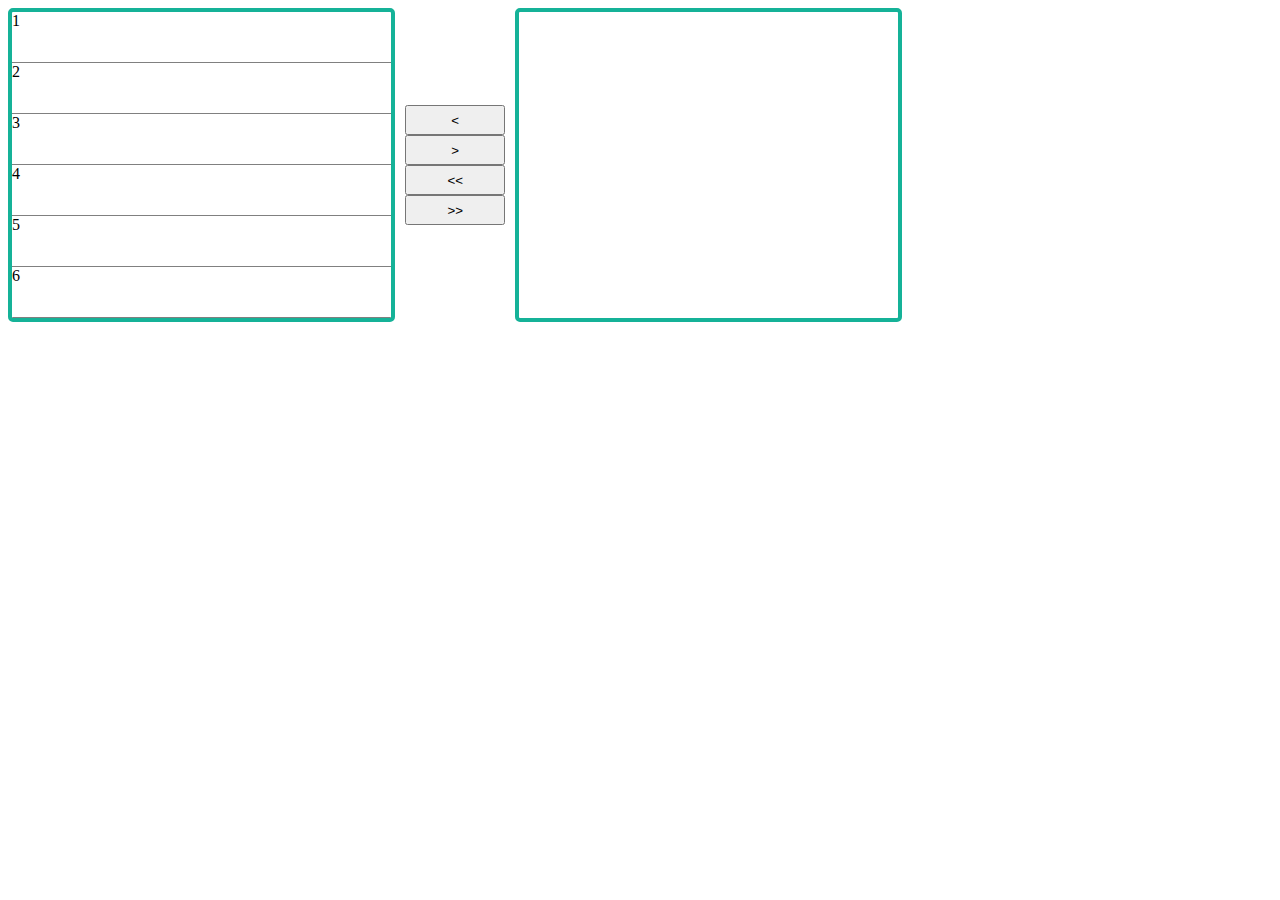
<file: Arrange_Box/index.html>
<!DOCTYPE html>
<html lang="en">
<head>
    <meta charset="UTF-8">
    <meta name="viewport" content="width=device-width, initial-scale=1.0">
    <meta http-equiv="X-UA-Compatible" content="ie=edge">
    <title>Arrange_Box</title>
    <link rel="stylesheet" href="styles.css">
</head>
<body>
    <div class="wrapper">
        <div class="js-container1 container">
            <div class="container__item js-item" data-id="1">1</div>
            <div class="container__item js-item" data-id="2">2</div>
            <div class="container__item js-item" data-id="3">3</div>
            <div class="container__item js-item" data-id="4">4</div>
            <div class="container__item js-item" data-id="5">5</div>
            <div class="container__item js-item" data-id="6">6</div>
        </div>    
        <div class="button-list">
            <button class="button-list__item js-left"> < </button>
            <button class="button-list__item js-right"> > </button>
            <button class="button-list__item js-left-all"> << </button>
            <button class="button-list__item js-right-all"> >> </button>
        </div>
        <div class="js-container2 container">
        </div>
    </div>
    <script src="main.js"></script>
</body>
</html>
</file>
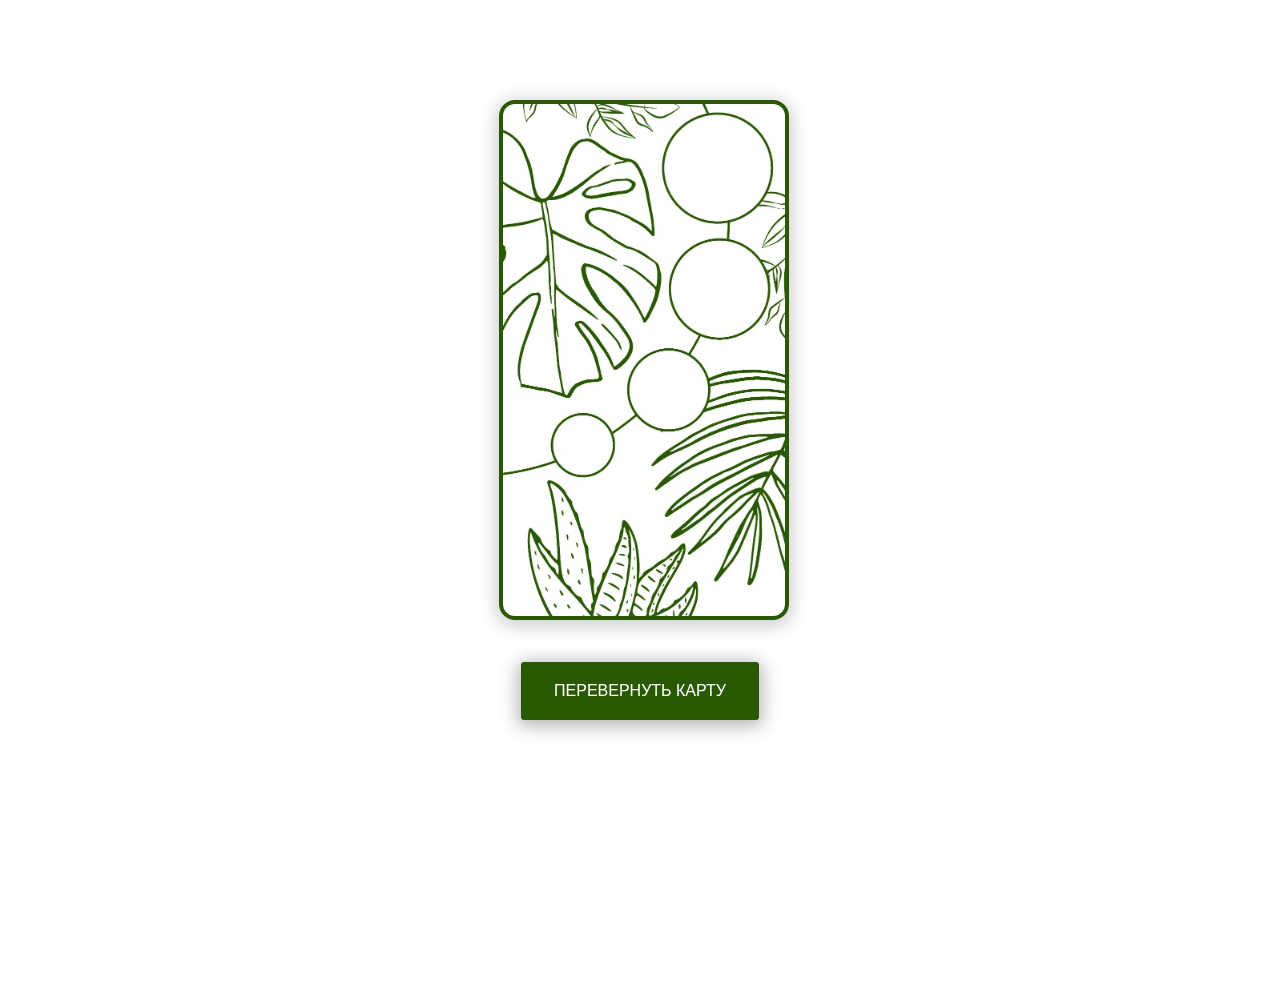
<file: oh-card/index.html>
<!DOCTYPE html>
<html lang="en">
<head>
	<meta charset="UTF-8">
	<meta name="viewport" content="width=device-width, initial-scale=1.0">
	<title>Game Card</title>
	<link rel="stylesheet" href="main.css" />
</head>
<body>
	<div class="card">
		<div class="card__inner">
			<div class="card__face card__face--front">
			</div>
			<div id="cardBack" class="card__face card__face--back">
			</div>
			
		</div>
		<div class="button">
			ПЕРЕВЕРНУТЬ КАРТУ
		</div>
	</div>
	<script src="main.js"></script>
</body>
</html>
</file>
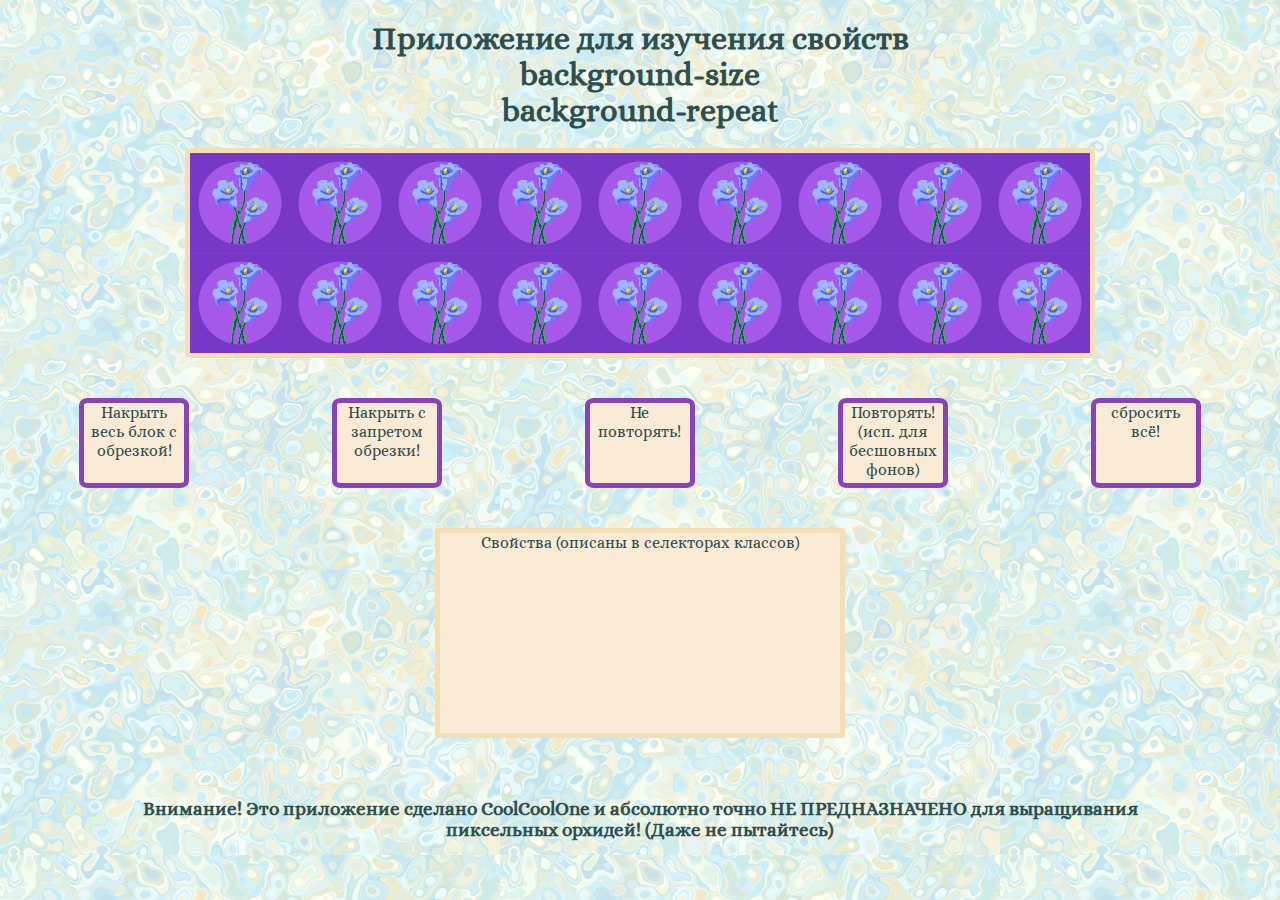
<file: orchidApp/index.html>
<!--  -->
    <!DOCTYPE html>
    <html lang="en">
    <head>
        <meta charset="UTF-8">
        <meta http-equiv="X-UA-Compatible" content="IE=edge">
        <meta name="viewport" content="width=device-width, initial-scale=1.0">
        <title>bg_lesson-game</title>
        <link rel="stylesheet" href="./main.css">
        <link rel="preconnect" href="https://fonts.googleapis.com">
        <link rel="preconnect" href="https://fonts.gstatic.com" crossorigin>
        <link href="https://fonts.googleapis.com/css2?family=Alice&family=Merriweather:wght@400;700&family=Montserrat:ital,wght@0,100..900;1,100..900&display=swap" rel="stylesheet">

        <link rel="preconnect" href="https://fonts.googleapis.com">
        <link rel="preconnect" href="https://fonts.gstatic.com" crossorigin>
        <link href="https://fonts.googleapis.com/css2?family=Alice&family=Merriweather:wght@400;700&family=Montserrat:ital,wght@0,100..900;1,100..900&family=Roboto+Mono:ital,wght@0,100..700;1,100..700&display=swap" rel="stylesheet">
    </head>
    <body>
        <header>
            Приложение для изучения свойств <br> background-size <br> background-repeat
        </header>


        <div class="img_container">
            <div class="flowerPix" id="flowerPix">

            </div>
        </div>

        <nav class="toggles">
            <div class="button" id="cover">
                Накрыть весь блок с обрезкой!
            </div>
            <div class="button" id="contain">
                Накрыть с запретом обрезки!
            </div>
            <div class="button" id="no-rpt">
                Не повторять!
            </div>
            <div class="button" id="yes-rpt">
                Повторять! (исп. для бесшовных фонов)
            </div>
            <div class="button" id="reset">
                сбросить всё!
            </div>
        </nav>

        <div class="codeDemo" id="codeDemo">
            Свойства (описаны в селекторах классов) <br> <br>
            <span id="propertie1"> </span>
            <span id="propertie2"> </span>
            <span id="propertie3"> </span>
            <span id="propertie4"> </span>
        </div>

        <footer>   
            Внимание! Это приложение сделано CoolCoolOne и абсолютно точно НЕ ПРЕДНАЗНАЧЕНО для выращивания пиксельных орхидей! (Даже не пытайтесь)
        </footer>

        <script src="./buttons.js" ></script>
        
    </body>
    </html>
</file>
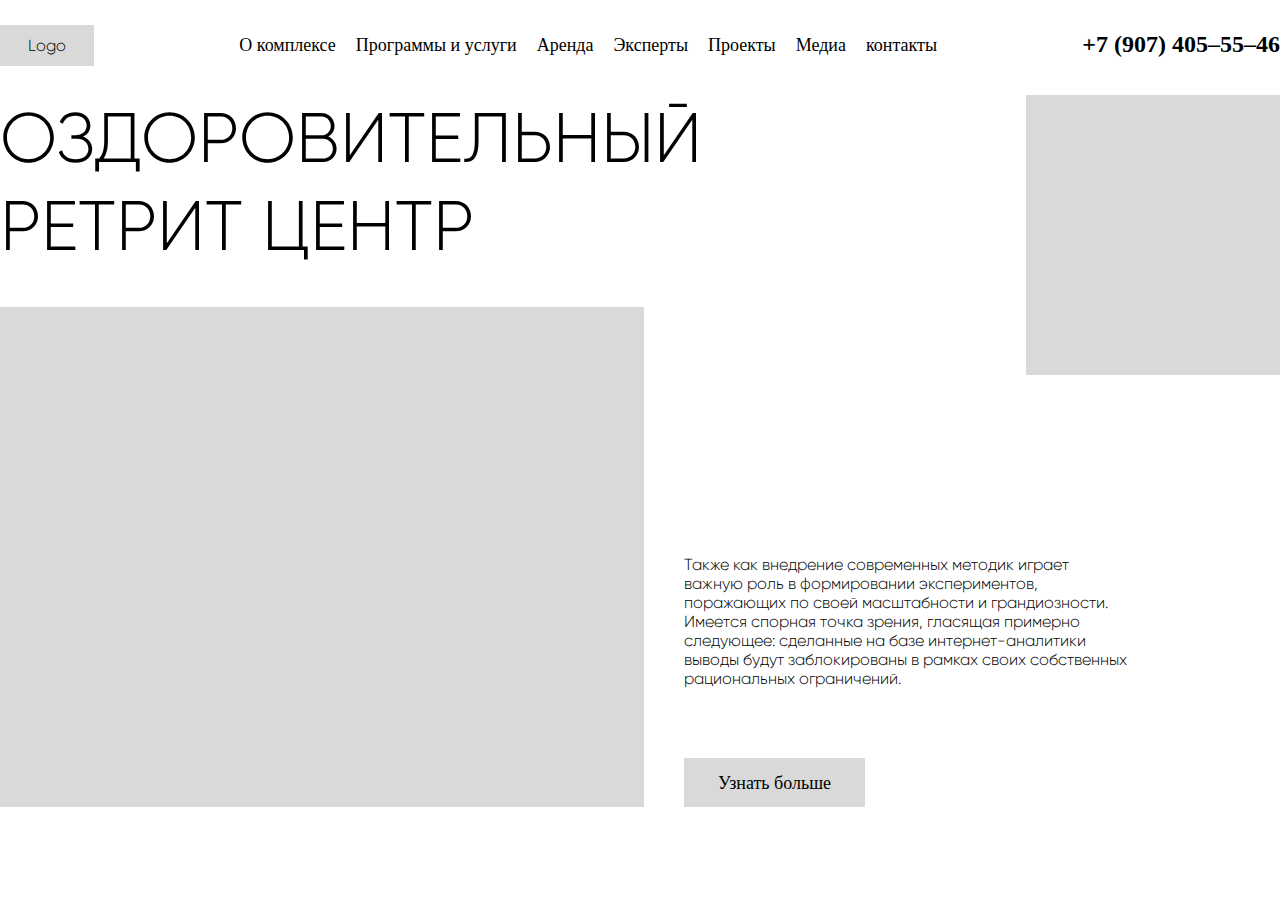
<file: RETRIT/index.html>
<!DOCTYPE html>
<html lang="ru">

<head>
    <meta charset="UTF-8">
    <meta http-equiv="X-UA-Compatible" content="IE=edge">
    <meta name="viewport" content="width=device-width, initial-scale=1.0">
    <title>солнечный!</title>
    <link rel="stylesheet" href="./mainstyle.css">
</head>

<body>

    <div class="container">
        <nav class="header">
            <div class="logo">
            <div class="logo_txt">
                Logo
            </div>
        </div>
        <div class="navigato">
            <a href="#" class="refer">О комплексе</a>
            <a href="#" class="refer">Программы и услуги</a>
            <a href="#" class="refer">Аренда</a>
            <a href="#" class="refer">Эксперты</a>
            <a href="#" class="refer">Проекты</a>
            <a href="#" class="refer">Медиа</a>
            <a href="#" class="refer">контакты</a>
        </div>
        <div class="phone">
            +7 (907) 405–55–46
        </div>
        </nav>
        
        <div class="helo">
            <p class="name">ОЗДОРОВИТЕЛЬНЫЙ РЕТРИТ ЦЕНТР</p>
            <img class="one_img" src="./imgs/01.jpg" alt="1">
            <img class="two_img" src="./imgs/01.jpg" alt="1">
            <div class="mainInfo">
                <p class="mainInfotxt">Также как внедрение современных методик играет важную роль в формировании экспериментов, поражающих по своей масштабности и грандиозности. Имеется спорная точка зрения, гласящая примерно следующее: сделанные на базе интернет-аналитики выводы будут заблокированы в рамках своих собственных рациональных ограничений.</p>
                <div class="moreBtn">
                    <a class="refer" href="#">Узнать больше</a>
                </div>
            </div>
        </div>
    </div>

</body>

</html>
</file>
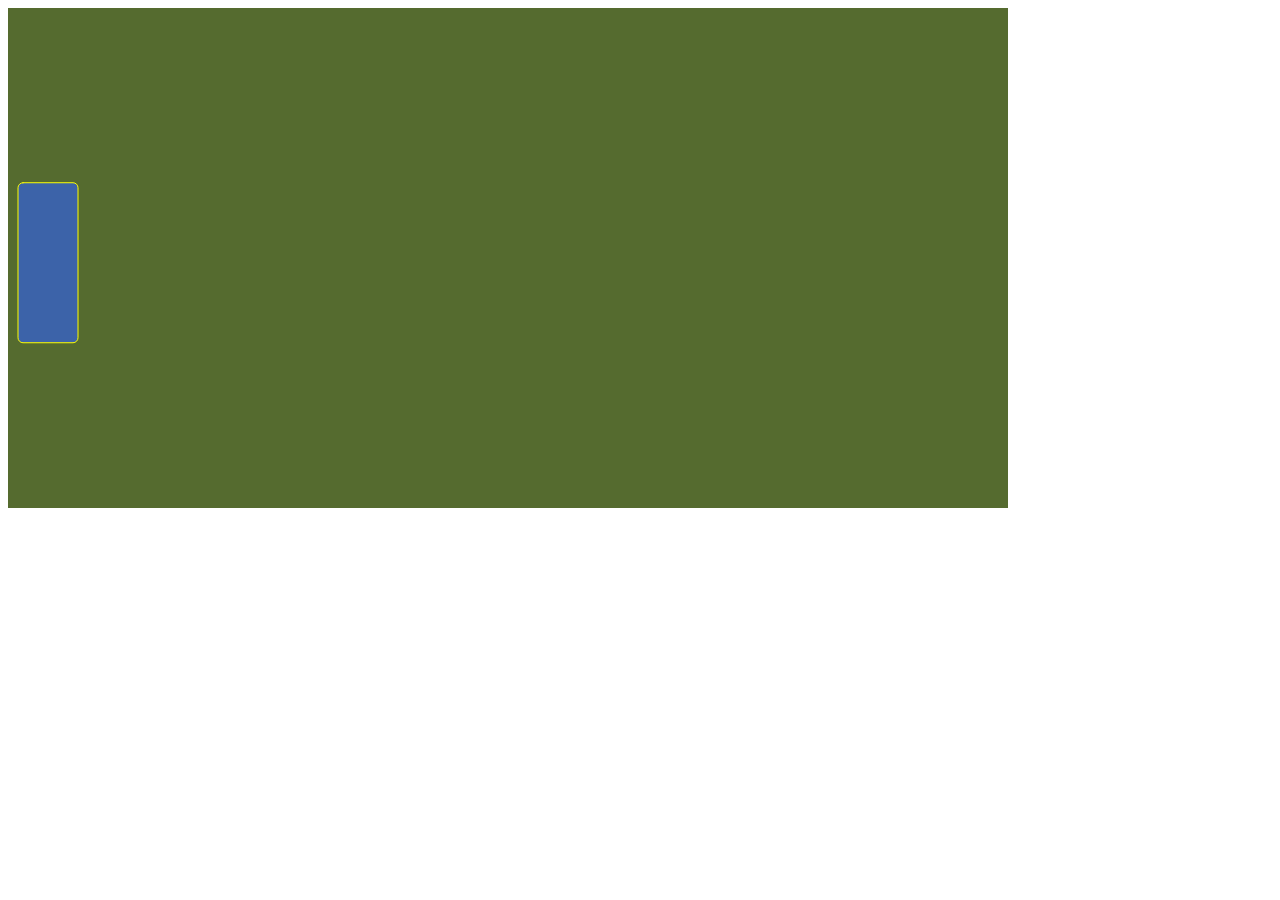
<file: RiverShore-game-animation/index.html>
<!DOCTYPE html>
<html lang="en">
<head>
    <meta charset="UTF-8">
    <meta http-equiv="X-UA-Compatible" content="IE=edge">
    <meta name="viewport" content="width=device-width, initial-scale=1.0">
    <title>oop_riverShore </title>
    <!-- <link rel="stylesheet" href="./main.css"> -->
    <!-- <link rel="preconnect" href="https://fonts.googleapis.com">
        <link rel="preconnect" href="https://fonts.gstatic.com" crossorigin>
        <link href="https://fonts.googleapis.com/css2?family=Alice&family=Merriweather:wght@400;700&family=Montserrat:ital,wght@0,100..900;1,100..900&display=swap" rel="stylesheet">
    <meta name="viewport" content="width=12"> -->

</head>
<body>
        <script src="../common_libs/p5.min.js" ></script>
        <!-- <script src="https://cdn.jsdelivr.net/npm/p5@1.9.2/lib/p5.js"></script> -->
        <script src="./Wave.js" ></script>
        <script src="./top.js" ></script>

    
</body>
</html>
</file>
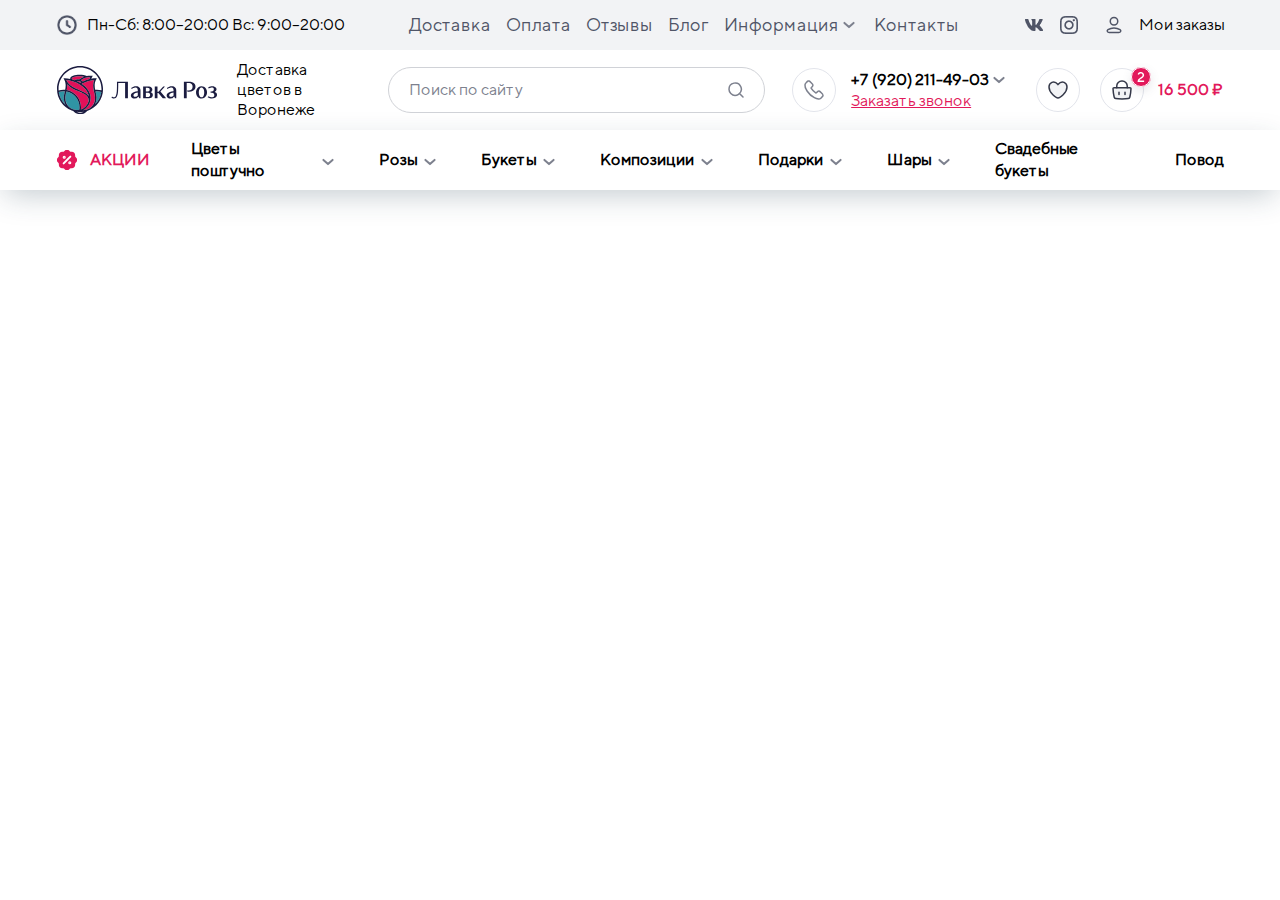
<file: RoseShop/index.html>
<!DOCTYPE html>
<html lang="ru">

<head>
    <meta charset="UTF-8">
    <meta http-equiv="X-UA-Compatible" content="IE=edge">
    <meta name="viewport" content="width=device-width, initial-scale=1.0">
    <title>Лавка Роз</title>
    <link rel="stylesheet" href="./mainstyle.css">
    <link rel="icon" href="favicon.ico"><!-- 32×32 -->
    <meta name="viewport" content="width=1070">
</head>

<body>

    <!-- Слой 1 (верхний) -->
    <div class="background">
        <div class="container">
            <div class="layoutTop">
                <div class="time">
                    <img src="./imgs/layout_1/clock.png" alt="clock">
                    <p class="time_txt">
                        Пн-Сб: 8:00–20:00 Вс: 9:00–20:00
                    </p>
                </div>
                <div class="navigat">
                    <a href="#" class="refer">Доставка</a>
                    <a href="#" class="refer">Оплата</a>
                    <a href="#" class="refer">Отзывы</a>
                    <a href="#" class="refer">Блог</a>
                    <a href="#" class="refer w_dropdown">Информация
                        <img src="./imgs/common/dropdown.svg" alt="dropdown" class="dropdown">
                    </a>
                    <a href="#" class="refer">Контакты</a>
                </div>

                <div class="rightMenu">
                    <div class="contacts">
                        <a href="#" class="refer">
                            <img src="./imgs/layout_1/vk.png" alt="vk">
                        </a>
                        <a href="#" class="refer">
                            <img src="./imgs/layout_1/ig.png" alt="ig">
                        </a>
                    </div>
                    <div class="basket">
                        <a href="#" class="refer">
                            <img src="./imgs/layout_1/prifile.svg" alt="profile">
                        </a>
                        <p>Мои заказы</p>
                    </div>
                </div>

            </div>
        </div>
    </div>

    <!-- Слой 2 (средний, с лого и поиском) -->
    <div class="container">
        <nav class="layoutMiddle">
            <div class="name">
                <img src="./imgs/layout_2/logo.svg" alt="lavka_rose" class="logo">
                <p class="title">Доставка цветов в Воронеже</p>
            </div>
            <div class="search">
                <p class="placeholder">Поиск по сайту</p>
                <img src="./imgs/layout_2/search.svg" alt="search">
            </div>
            <div class="phone">
                <img src="./imgs/layout_2/phone.svg" alt="phone" class="phonePic">
                <div class="afterIcon">
                    <div class="number">
                        <p>+7 (920) 211-49-03</p>
                        <img src="./imgs/common/dropdown.svg" alt="dropdown" class="dropdown">
                    </div>
                    <p class="askCall">
                        Заказать звонок
                    </p>
                </div>
            </div>
            <div class="cardMenu">
                <img src="./imgs/layout_2/heart.svg" alt="heart">
                <div class="cart">
                    <div class="cartIcon">
                        <img src="./imgs/layout_2/cart.svg" alt="cart">
                        <img src="./imgs/layout_2/amountGoods.svg" alt="amountGoods">
                    </div>
                </div>
                <p>
                    16 500 ₽
                </p>

            </div>
        </nav>


    </div>

    <!-- Слой 3 (нижний, Акции) -->
    <div class="background_shadow">
        <div class="container">
            <nav class="layoutBottom">
                <a href="#" class="refer_bottom">Акции</a>
                <a href="#" class="refer_bottom">Цветы поштучно</a>
                <a href="#" class="refer_bottom">Розы</a>
                <a href="#" class="refer_bottom">Букеты</a>
                <a href="#" class="refer_bottom">Композиции</a>
                <a href="#" class="refer_bottom">Подарки</a>
                <a href="#" class="refer_bottom">Шары</a>
                <a href="#" class="refer_bottom">Свадебные букеты</a>
                <a href="#" class="refer_bottom">Повод</a>
            </nav>
        </div>
    </div>


</body>

</html>
</file>
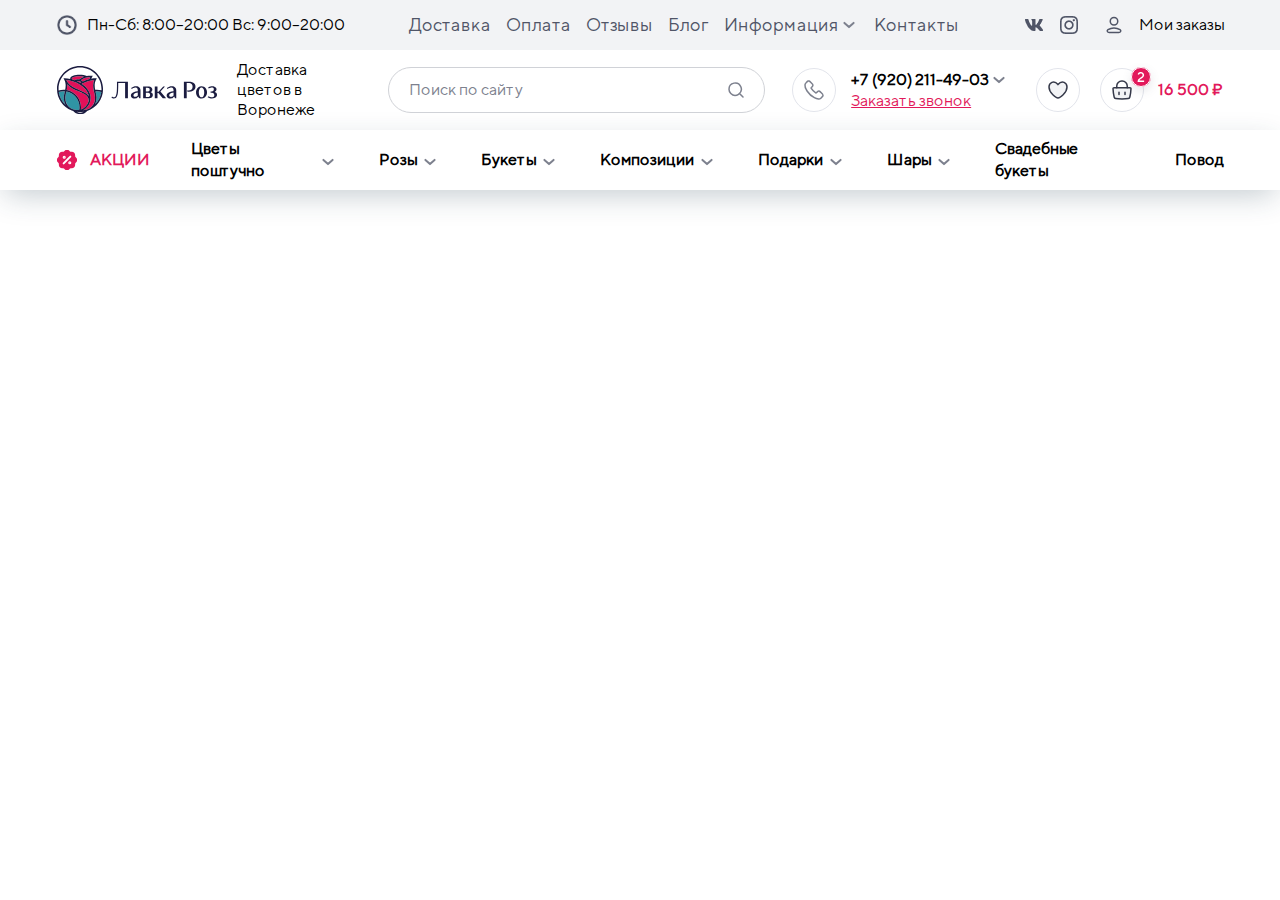
<file: RoseShopAdoptive/index.html>
<!DOCTYPE html>
<html lang="ru">

<head>
    <meta charset="UTF-8">
    <meta http-equiv="X-UA-Compatible" content="IE=edge">
    <meta name="viewport" content="width=device-width, initial-scale=1.0">
    <title>Лавка Роз</title>
    <link rel="stylesheet" href="./mainstyle.css">
    <link rel="icon" href="favicon.ico"><!-- 32×32 -->
    <!-- <meta name="viewport" content="width=1075"> -->
    
</head>

<body>

    <!-- Слой 1 (верхний) -->
    <div class="background">
        <div class="container">
            <div class="layoutTop">
                <div class="time">
                    <img src="./imgs/layout_1/clock.png" alt="clock">
                    <p class="time_txt">
                        Пн-Сб: 8:00–20:00 Вс: 9:00–20:00
                    </p>
                </div>
                <div class="navigat">
                    <a href="#" class="refer">Доставка</a>
                    <a href="#" class="refer">Оплата</a>
                    <a href="#" class="refer">Отзывы</a>
                    <a href="#" class="refer">Блог</a>
                    <a href="#" class="refer w_dropdown">Информация
                        <img src="./imgs/common/dropdown.svg" alt="dropdown" class="dropdown">
                    </a>
                    <a href="#" class="refer">Контакты</a>
                </div>

                <div class="rightMenu">
                    <div class="contacts">
                        <a href="#" class="refer">
                            <img src="./imgs/layout_1/vk.png" alt="vk">
                        </a>
                        <a href="#" class="refer">
                            <img src="./imgs/layout_1/ig.png" alt="ig">
                        </a>
                    </div>
                    <div class="basket">
                        <a href="#" class="refer">
                            <img src="./imgs/layout_1/prifile.svg" alt="profile">
                        </a>
                        <p>Мои заказы</p>
                    </div>
                </div>

            </div>
        </div>
    </div>

    <!-- Слой 2 (средний, с лого и поиском) -->
    <div class="container">
        <nav class="layoutMiddle">
            <div class="name">
                <img src="./imgs/layout_2/logo.svg" alt="lavka_rose" class="logo">
                <p class="title">Доставка цветов в Воронеже</p>
            </div>
            <div class="search">
                <p class="placeholder">Поиск по сайту</p>
                <img src="./imgs/layout_2/search.svg" alt="search">
            </div>
            <div class="phone">
                <img src="./imgs/layout_2/phone.svg" alt="phone" class="phonePic">
                <div class="afterIcon">
                    <div class="number">
                        <p>+7 (920) 211-49-03</p>
                        <img src="./imgs/common/dropdown.svg" alt="dropdown" class="dropdown">
                    </div>
                    <p class="askCall">
                        Заказать звонок
                    </p>
                </div>
            </div>
            <div class="cardMenu">
                <img src="./imgs/layout_2/heart.svg" alt="heart" class="heart_mobile">
                <div class="cart">
                    <div class="cartIcon">
                        <img src="./imgs/layout_2/cart.svg" alt="cart">
                        <img src="./imgs/layout_2/amountGoods.svg" alt="amountGoods">
                    </div>
                </div>
                <p>
                    16 500 ₽
                </p>

            </div>
        </nav>


    </div>

    <!-- Слой 3 (нижний, Акции) -->
    <div class="background_shadow">
        <div class="container">
            <nav class="layoutBottom">
                <a href="#" class="refer_bottom">Акции</a>
                <a href="#" class="refer_bottom">Цветы поштучно</a>
                <a href="#" class="refer_bottom">Розы</a>
                <a href="#" class="refer_bottom">Букеты</a>
                <a href="#" class="refer_bottom">Композиции</a>
                <a href="#" class="refer_bottom">Подарки</a>
                <a href="#" class="refer_bottom">Шары</a>
                <a href="#" class="refer_bottom">Свадебные букеты</a>
                <a href="#" class="refer_bottom">Повод</a>
            </nav>
        </div>
    </div>

    <div class="burger_mobile">
        <img src="./imgs/common/burger.svg" alt="burger-menu">
    </div>


</body>

</html>
</file>
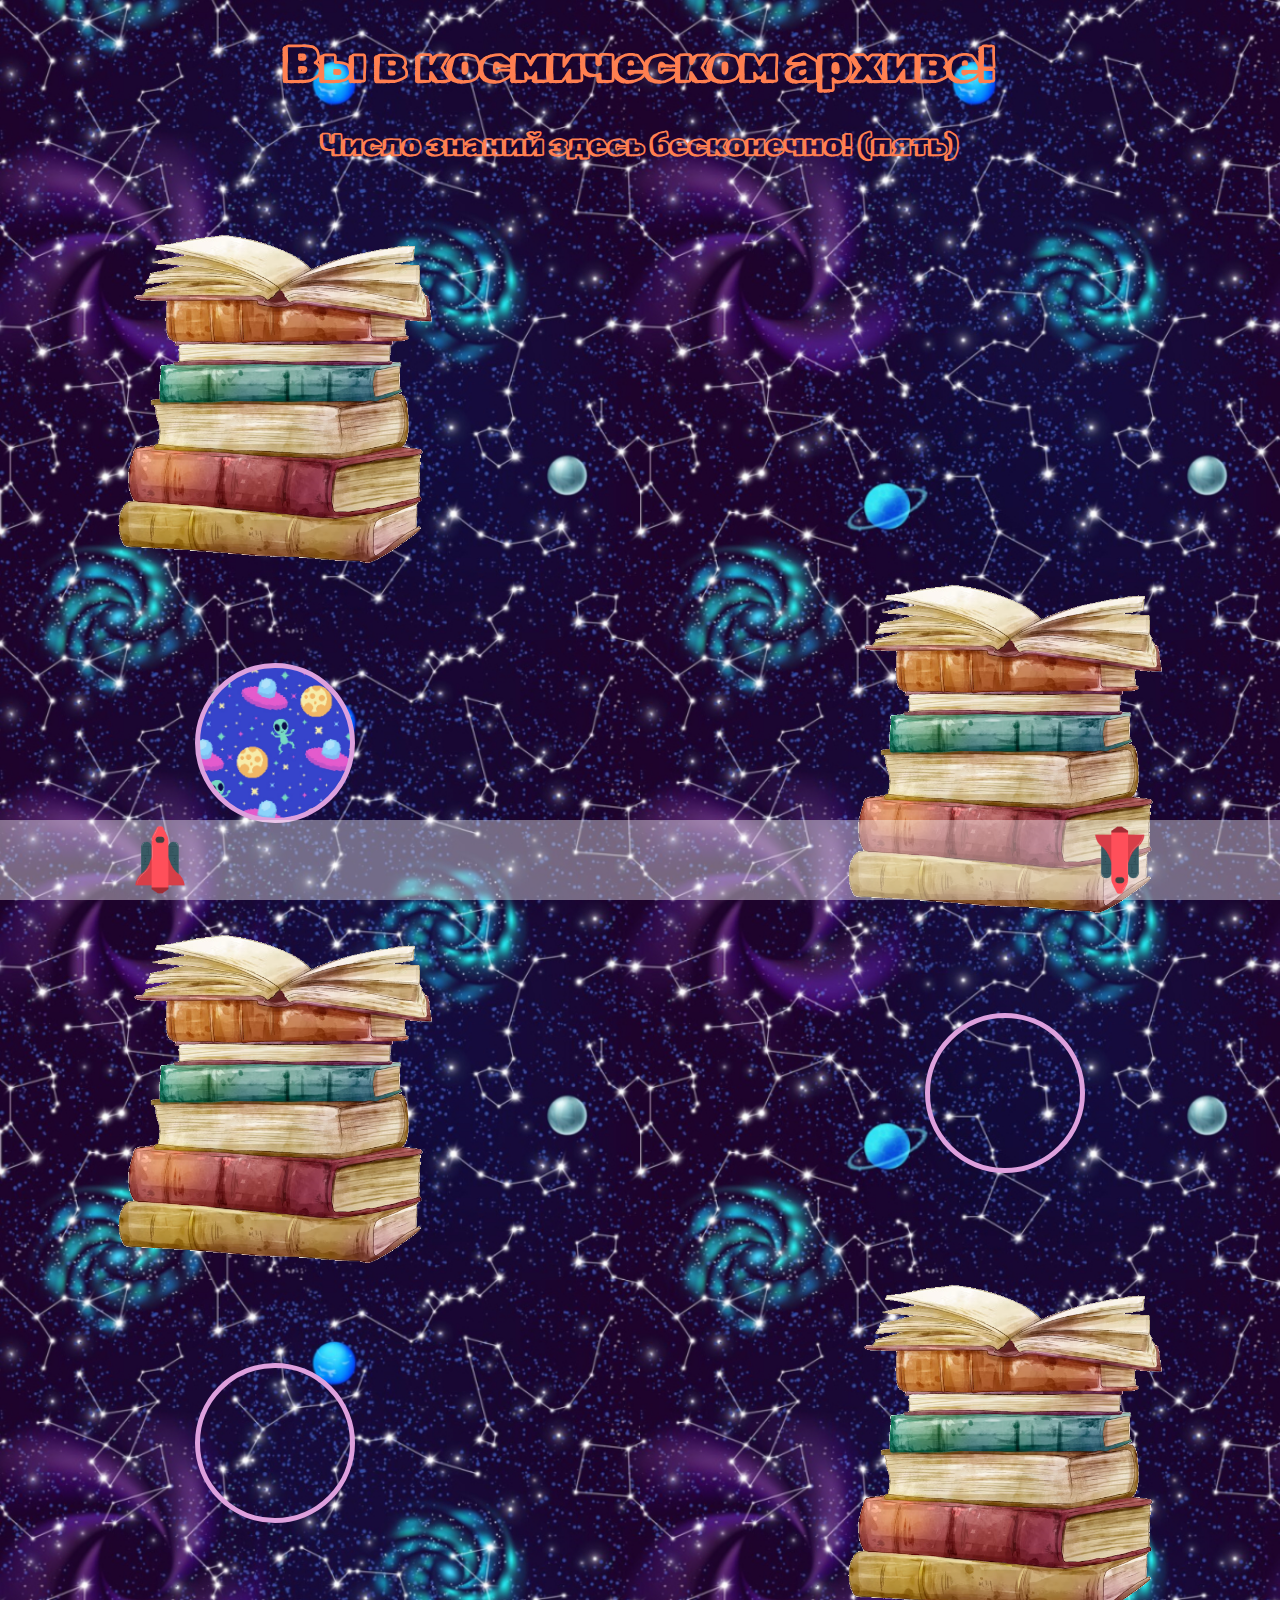
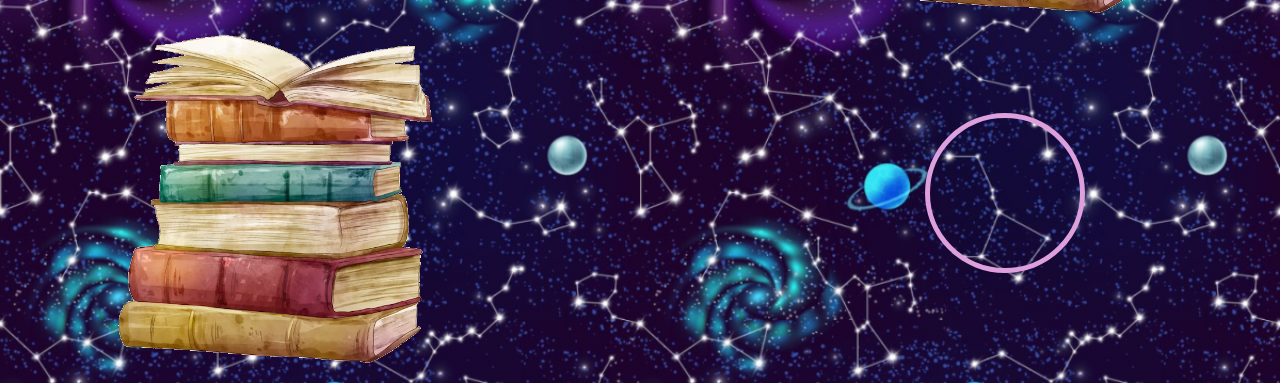
<file: Space_library/index.html>
<!DOCTYPE html>
<html lang="en">
<head>
    <meta charset="UTF-8">
    <meta http-equiv="X-UA-Compatible" content="IE=edge">
    <meta name="viewport" content="width=device-width, initial-scale=1.0">
    <title>space-libr</title>
    <link rel="stylesheet" href="./top.css">
    <link rel="preconnect" href="https://fonts.googleapis.com">
<link rel="preconnect" href="https://fonts.gstatic.com" crossorigin>
<link href="https://fonts.googleapis.com/css2?family=Alice&family=Merriweather:wght@400;700&family=Montserrat:ital,wght@0,100..900;1,100..900&family=Roboto+Mono:ital,wght@0,100..700;1,100..700&family=Rubik+Doodle+Shadow&display=swap" rel="stylesheet">
</head>
<body>

    <header id="begin" >
        <h1>Вы в космическом архиве!</h1>
        <h2>Число знаний здесь бесконечно! <span>(пять)</span></h2>
    </header>

    <footer>
        <a href="#begin"><img src="./img/rocket_red.png" alt="rocket_down"></a>
        <a href="#lastbook"><img src="./img/rocket_red.png" alt="rocket_up"></a>
    </footer>



    <div class="shelf">
        <div class="Apear">
        </div>
        <div class="wndw">
            <div class="Apear">
            </div>
        </div>
    </div>
    <div class="shelf">
        <div class="Apear">
        </div>
        <div class="wndw">
            <div class="Apear">
            </div>
        </div>
    </div>
    <div class="shelf">
        <div class="Apear">
        </div>
        <div class="wndw">
            <div class="Apear">
            </div>
        </div>
    </div>
    <div class="shelf">
        <div class="Apear">
        </div>
        <div class="wndw">
            <div class="Apear">
            </div>
        </div>
    </div>
    <div id="lastbook" class="shelf">
        <div class="Apear">
        </div>
        <div class="wndw">
            <div class="Apear">
            </div>
        </div>
    </div>

    
    
    
</body>
</html>
</file>
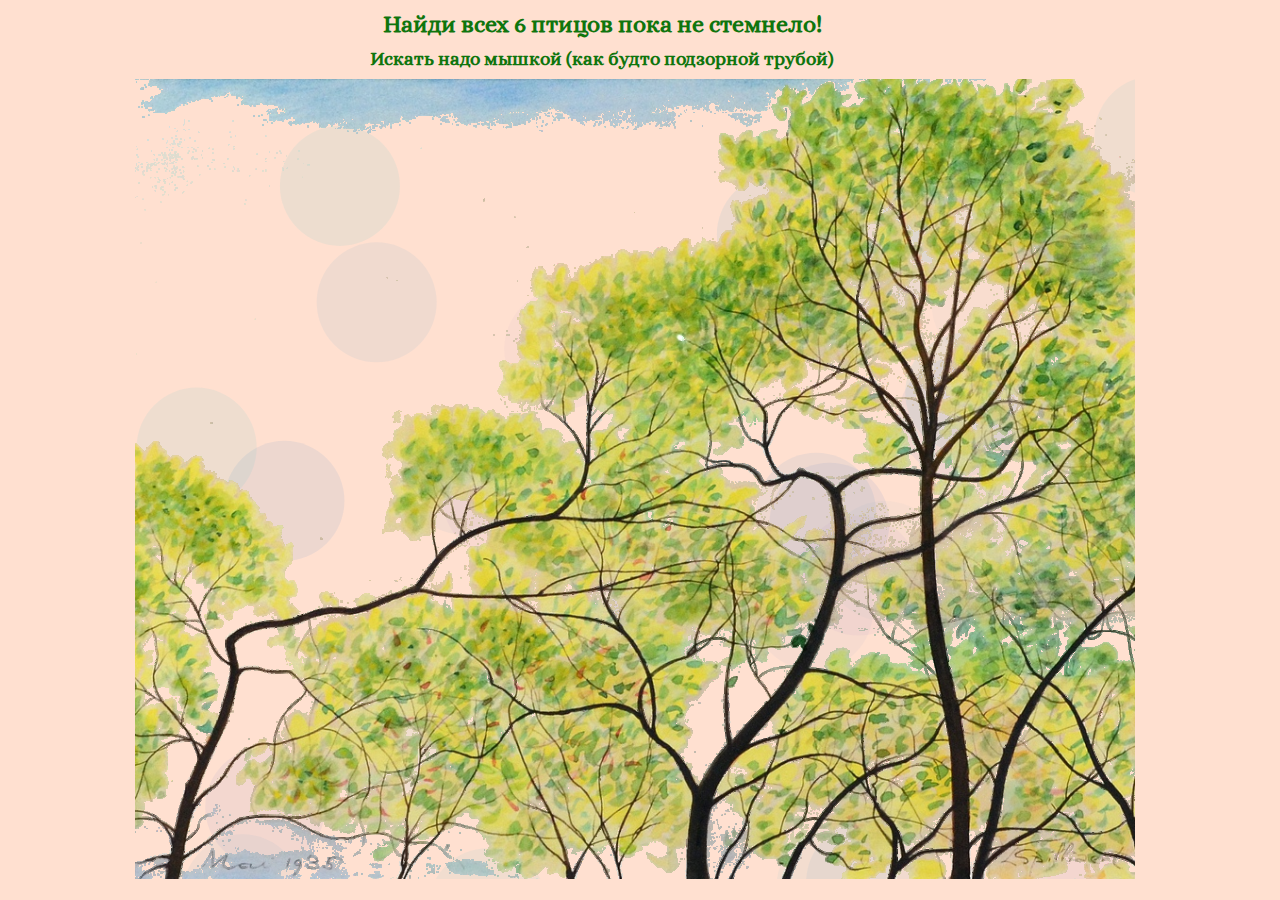
<file: Spilliaert_birdsGame/index.html>
<!DOCTYPE html>
<html lang="en">
<head>
    <meta charset="UTF-8">
    <meta http-equiv="X-UA-Compatible" content="IE=edge">
    <meta name="viewport" content="width=device-width, initial-scale=1.0">
    <title>spilliart_hunt</title>
    <link rel="stylesheet" href="./main.css">
    <link rel="preconnect" href="https://fonts.googleapis.com">
        <link rel="preconnect" href="https://fonts.gstatic.com" crossorigin>
        <link href="https://fonts.googleapis.com/css2?family=Alice&family=Merriweather:wght@400;700&family=Montserrat:ital,wght@0,100..900;1,100..900&display=swap" rel="stylesheet">

</head>
<body>
    <!-- <style> html{ cursor:cell; } </style> -->
    <div class="container">
        <h2> Найди всех 6 птицов пока не стемнело!</h2>
        <h3> Искать надо мышкой (как будто подзорной трубой)</h3> 
        <h4 id="reset" class="none"> попробовать снова! </h4>
        <!-- <script src="https://cdn.jsdelivr.net/npm/p5@1.9.2/lib/p5.js"></script> -->
        <script src="../common_libs/p5.min.js" ></script>
        <script src="./top.js" ></script>
    </div>
    


    
</body>
</html>
</file>
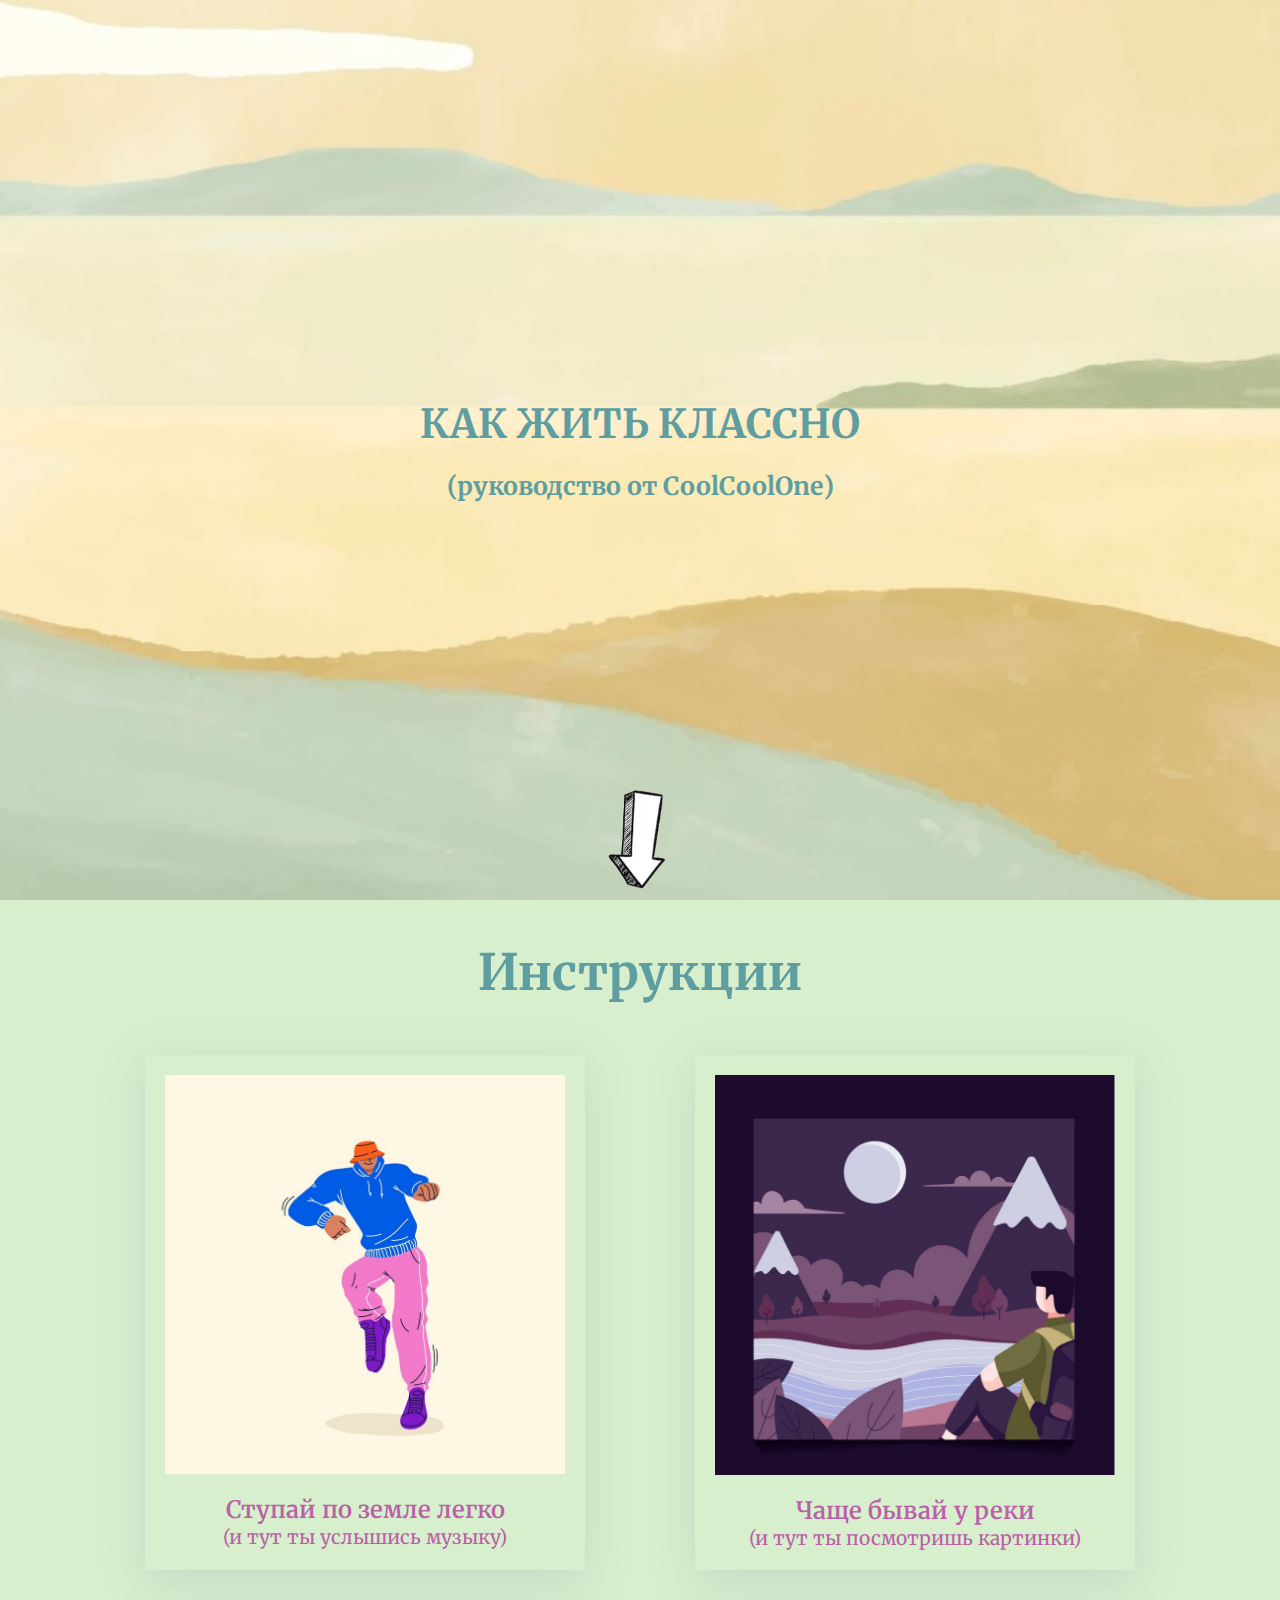
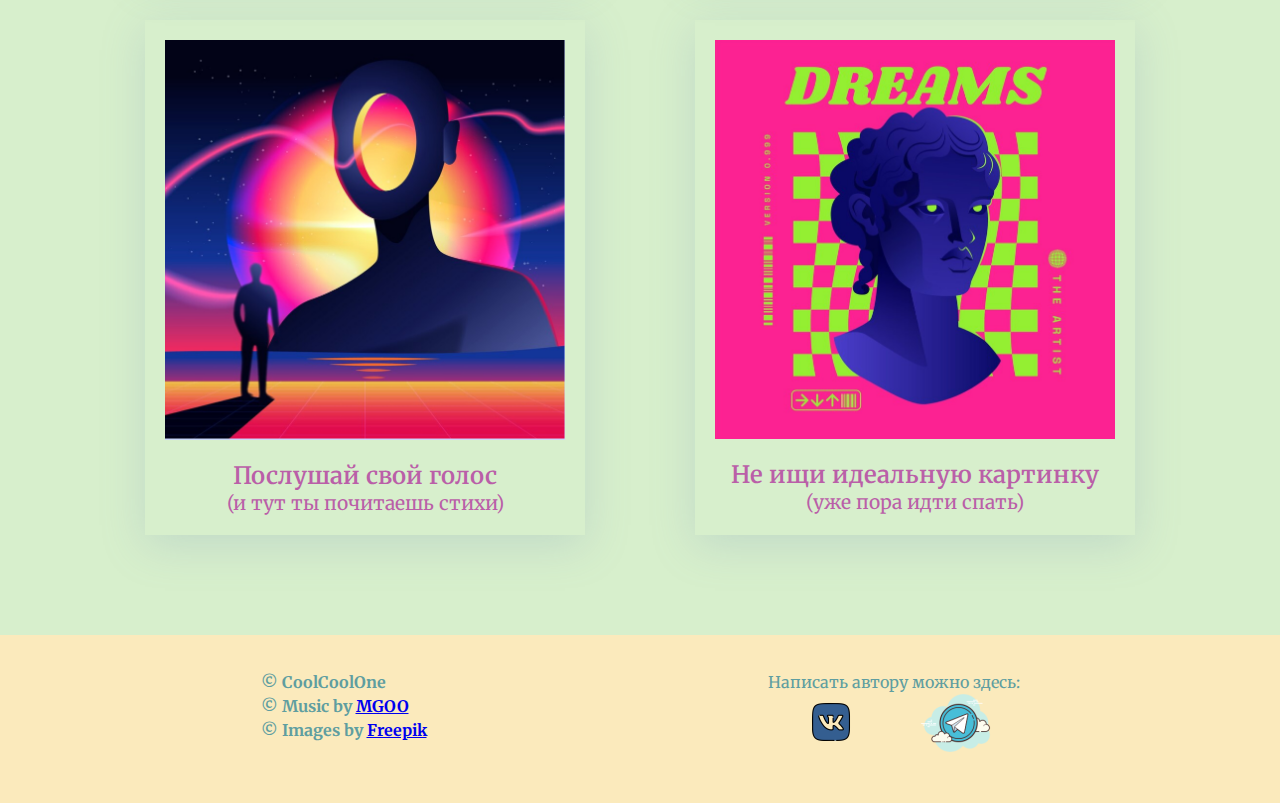
<file: To_live_cool/index.html>
<!DOCTYPE html>
    <html lang="en">
    <head>
        <meta charset="UTF-8">
        <meta http-equiv="X-UA-Compatible" content="IE=edge">
        <meta name="viewport" content="width=device-width, initial-scale=1.0">
        <title>CoolCoolOne</title>
        <link rel="stylesheet" href="./css/main.css">
        <link rel="preconnect" href="https://fonts.googleapis.com">
        <link rel="preconnect" href="https://fonts.gstatic.com" crossorigin>
        <link href="https://fonts.googleapis.com/css2?family=Merriweather:wght@400;700&display=swap" rel="stylesheet">
    </head>
    <body>
<!-- none -->
        <div class="header">

            <h1 class="header-title" >КАК ЖИТЬ КЛАССНО</h1> 
            <p class="header-subtitle">(руководство от CoolCoolOne)</p>   
            
            <a href="#inst_s" class="head-arrow" > 
                <img src="./imgs/header/down_arrow.png" alt="ARROW" height="120px"> 
            </a>
                    

        </div>

        <div class="instructions" id="inst_s">
            <div class="container"> 
                <h2 class="instr-header">Инструкции</h2>
                <!-- inst_card_wrapper beg -->
                <div class="wrapper">
                    <!-- card beg -->
                    <div class="card">
                        <a class="card_link" href="./easy_steps.html">
                            <img class="card_img" src="./imgs/four_instruct/easy_steps.jpg" alt="easy_steps">
                            <h3 class="card_title" >Ступай по земле легко</h3>
                            <p>(и тут ты услышись музыку)</p>
                        </a>
                    </div>
                <!-- card end -->
                <!-- card beg -->
                    <div class="card">
                        <a class="card_link" href="./river_page.html">
                            <img class="card_img" src="./imgs/four_instruct/river_sit.jpg" alt="river_sit">
                            <h3 class="card_title" >Чаще бывай у реки</h3>
                            <p>(и тут ты посмотришь картинки)</p>
                        </a>
                    </div>
                <!-- card end -->
                <!-- card beg -->
                    <div class="card">
                        <a class="card_link" href="./poem_page.html">
                            <img class="card_img" src="./imgs/four_instruct/idea_man.jpg" alt="easy_steps">
                            <h3 class="card_title" >Послушай свой голос</h3>
                            <p>(и тут ты почитаешь стихи)</p>
                        </a>
                    </div>
                <!-- card end -->
                <!-- card beg -->
                    <div class="card">
                        <a class="card_link" href="#">
                            <img class="card_img" src="./imgs/four_instruct/perfect_man.jpg" alt="easy_steps">
                            <h3 class="card_title" >Не ищи идеальную картинку</h3>
                            <p>(уже пора идти спать)</p>
                        </a>
                    </div>
                <!-- card end -->
                </div>
                <!-- inst_card_wrapper end -->
            </div>
        </div>

        <div class="footer">
            <div class="container">
                <div class="footer_row">
                    <div class="footer_copyright">
                        © CoolCoolOne <br>
                        © Music by <a target="_blank" href="https://we-are-talking.bandcamp.com/">MGOO</a> <br>
                        © Images by <a target="_blank" href="https://ru.freepik.com/">Freepik</a> 
                    </div>
                    <div class="footer_connect">
                        <p>Написать автору можно здесь:</p>
                        <div class="connect_row">
                            <a target="_blank" href="https://vk.com/manonthemountain"> <img src="./imgs/footer/communication_vk.png" alt="vk_ref"> </a> 
                            <a target="_blank" href="https://t.me/Aleksey_Troitsky"> <img src="./imgs/footer/communication_tg.png" alt="tg_ref"> </a> 
                        </div>
                    </div>
                </div>
            </div>
        </div>

    </body>
    </html>
</file>
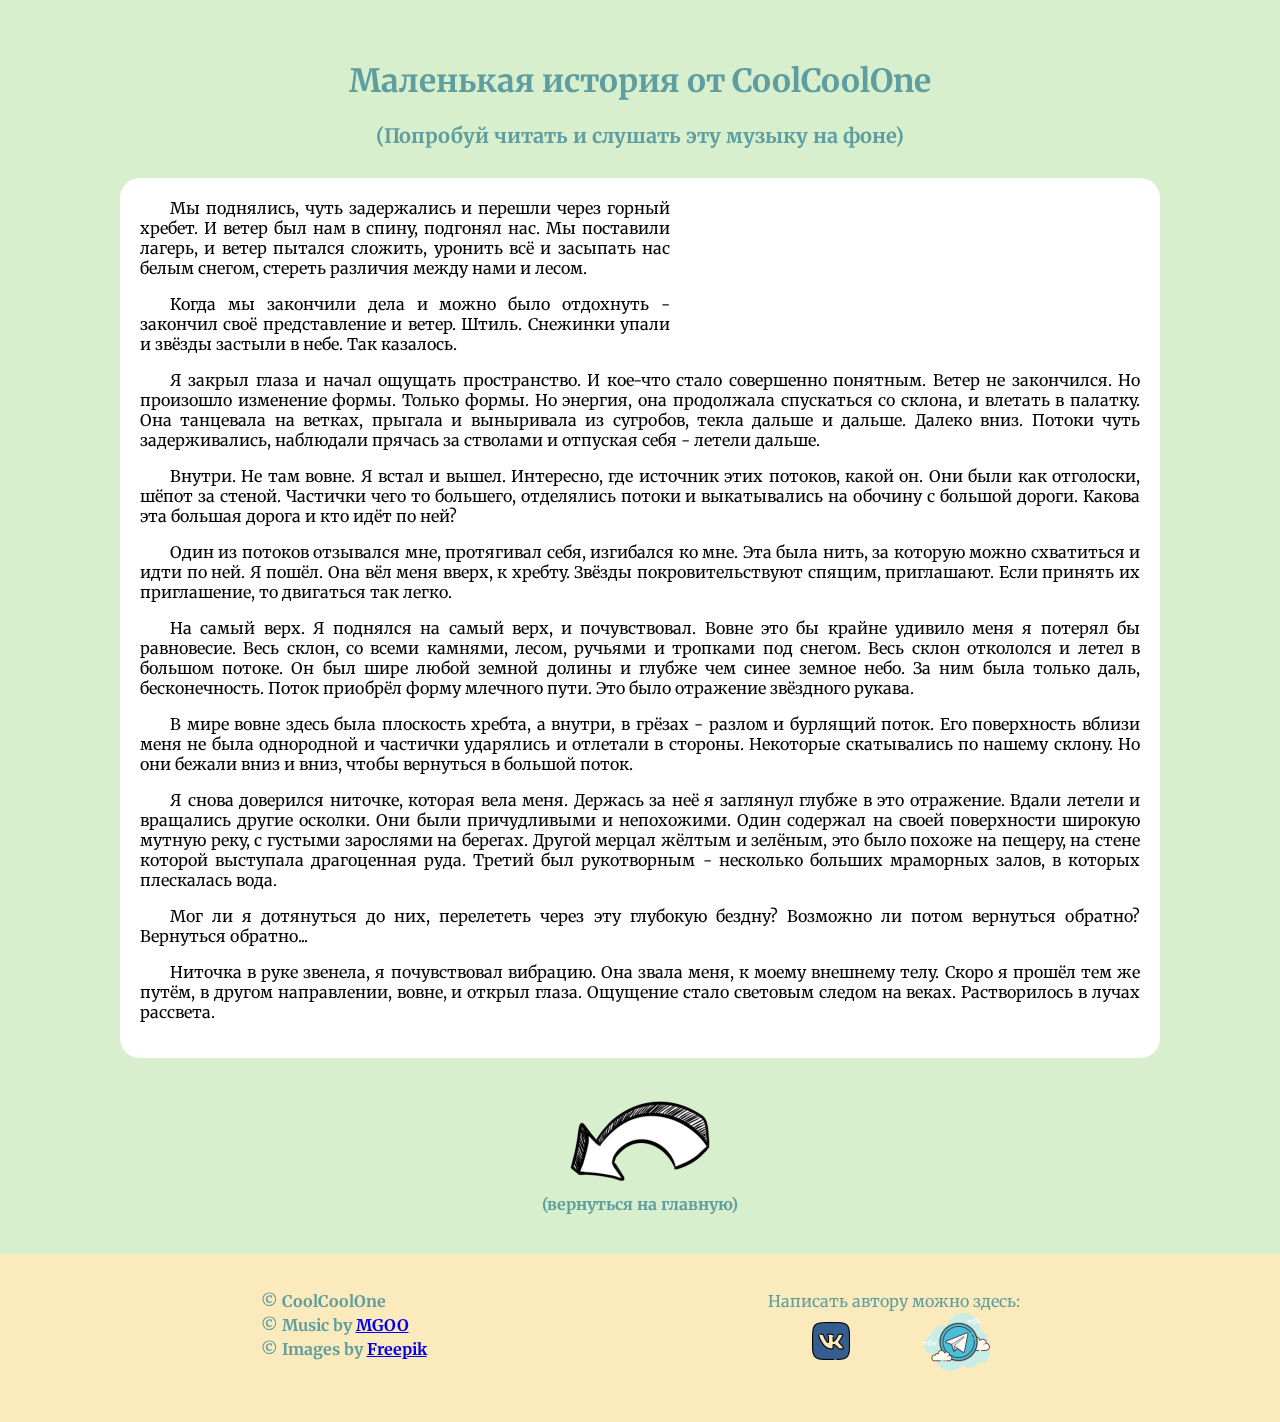
<file: To_live_cool/easy_steps.html>
<!DOCTYPE html>
<html lang="ru">
<head>
    <meta charset="UTF-8">
    <meta http-equiv="X-UA-Compatible" content="IE=edge">
    <meta name="viewport" content="width=device-width, initial-scale=1.0">
    <title>music_story_page</title>
    
    <link rel="stylesheet" href="./css/easy_steps_style.css">
    <link rel="preconnect" href="https://fonts.googleapis.com">
    <link rel="preconnect" href="https://fonts.gstatic.com" crossorigin>
    <link href="https://fonts.googleapis.com/css2?family=Merriweather:wght@400;700&display=swap" rel="stylesheet">
</head>
<body>

    
    <div class="music_story_page">   
        <div class="container">
            <h1 class="story_head">Маленькая история от CoolCoolOne</h1>
            <h2 class="story_subtxt">(Попробуй читать и слушать эту музыку на фоне)</h2>
            <div class="story">
                <div class="story_musicplayer">
                    <iframe style="border: 0; width: 400px; height: 120px;" src="https://bandcamp.com/EmbeddedPlayer/album=3582819351/size=large/bgcol=ffffff/linkcol=63b2cc/tracklist=false/artwork=small/transparent=true/" seamless><a href="https://we-are-talking.bandcamp.com/album/-">Космические звуки by Мы говорим об одном</a></iframe>
                </div>
                <p>Мы поднялись, чуть задержались и перешли через горный хребет. И ветер был нам в спину, подгонял нас. Мы поставили лагерь, и ветер пытался сложить, уронить всё и засыпать нас белым снегом, стереть различия между нами и лесом.</p>    
                <p>Когда мы закончили дела и можно было отдохнуть - закончил своё представление и ветер. Штиль. Снежинки упали и звёзды застыли в небе. Так казалось. </p>
                <p>Я закрыл глаза и начал ощущать пространство. И кое-что стало совершенно понятным. Ветер не закончился. Но произошло изменение формы. Только формы. Но энергия, она продолжала спускаться со склона, и влетать в палатку.
                Она танцевала на ветках, прыгала и выныривала из сугробов, текла дальше и дальше. Далеко вниз.
                Потоки чуть задерживались, наблюдали прячась за стволами и отпуская себя - летели дальше.</p> 
                <p>Внутри. Не там вовне. Я встал и вышел. Интересно, где источник этих потоков, какой он. Они были как отголоски, шёпот за стеной. Частички чего то большего, отделялись потоки и выкатывались на обочину с большой дороги. Какова эта большая дорога и кто идёт по ней?</p>
                <p>Один из потоков отзывался мне, протягивал себя, изгибался ко мне. Эта была нить, за которую можно схватиться и идти по ней. Я пошёл. Она вёл меня вверх, к хребту. Звёзды покровительствуют спящим, приглашают. Если принять их приглашение, то двигаться так легко.</p> 
                <p>На самый верх. Я поднялся на самый верх, и почувствовал. Вовне это бы крайне удивило меня я потерял бы равновесие. Весь склон, со всеми камнями, лесом, ручьями и тропками под снегом. Весь склон откололся и летел в  большом потоке. Он был шире любой земной долины и глубже чем синее земное небо. За ним была только даль, бесконечность. Поток приобрёл форму млечного пути. Это было отражение звёздного рукава.</p> 
                <p>В мире вовне здесь была плоскость хребта, а внутри, в грёзах - разлом и бурлящий поток. Его поверхность вблизи меня не была однородной и частички ударялись и отлетали в стороны. Некоторые скатывались по нашему склону. Но они бежали вниз и вниз, чтобы вернуться в большой поток.</p> 
                <p>Я снова доверился ниточке, которая вела меня. Держась за неё я заглянул глубже в это отражение. Вдали летели и вращались другие осколки. Они были причудливыми и непохожими. Один содержал на своей поверхности широкую мутную реку, с густыми зарослями на берегах. Другой мерцал жёлтым и зелёным, это было похоже на пещеру, на стене которой выступала драгоценная руда. Третий был рукотворным - несколько больших мраморных залов, в которых плескалась вода.</p>  
                <p>Мог ли я дотянуться до них, перелететь через эту глубокую бездну? Возможно ли потом вернуться обратно? Вернуться обратно...</p> 
                <p>Ниточка в руке звенела, я почувствовал вибрацию. Она звала меня, к моему внешнему телу. Скоро я прошёл тем  же путём, в другом направлении, вовне, и открыл глаза. Ощущение стало световым следом на веках. Растворилось в лучах рассвета.</p> 
            </div>
            <div class="back_button">
                <a href="./index.html#inst_s"><img src="./imgs/common/back_arrow.png" alt="back_button"></a>
                <p>(вернуться на главную)</p>
            </div>
        </div>
    </div>  





    <div class="footer">
        <div class="container">
            <div class="footer_row">
                <div class="footer_copyright">
                    © CoolCoolOne <br>
                    © Music by <a target="_blank" href="https://we-are-talking.bandcamp.com/">MGOO</a> <br>
                    © Images by <a target="_blank" href="https://ru.freepik.com/">Freepik</a> 
                </div>
                <div class="footer_connect">
                    <p>Написать автору можно здесь:</p>
                    <div class="connect_row">
                        <a target="_blank" href="https://vk.com/manonthemountain"> <img src="./imgs/footer/communication_vk.png" alt="vk_ref"> </a> 
                        <a target="_blank" href="https://t.me/Aleksey_Troitsky"> <img src="./imgs/footer/communication_tg.png" alt="tg_ref"> </a> 
                    </div>
                </div>
            </div>
        </div>
    </div>
    
</body>
</html>
</file>
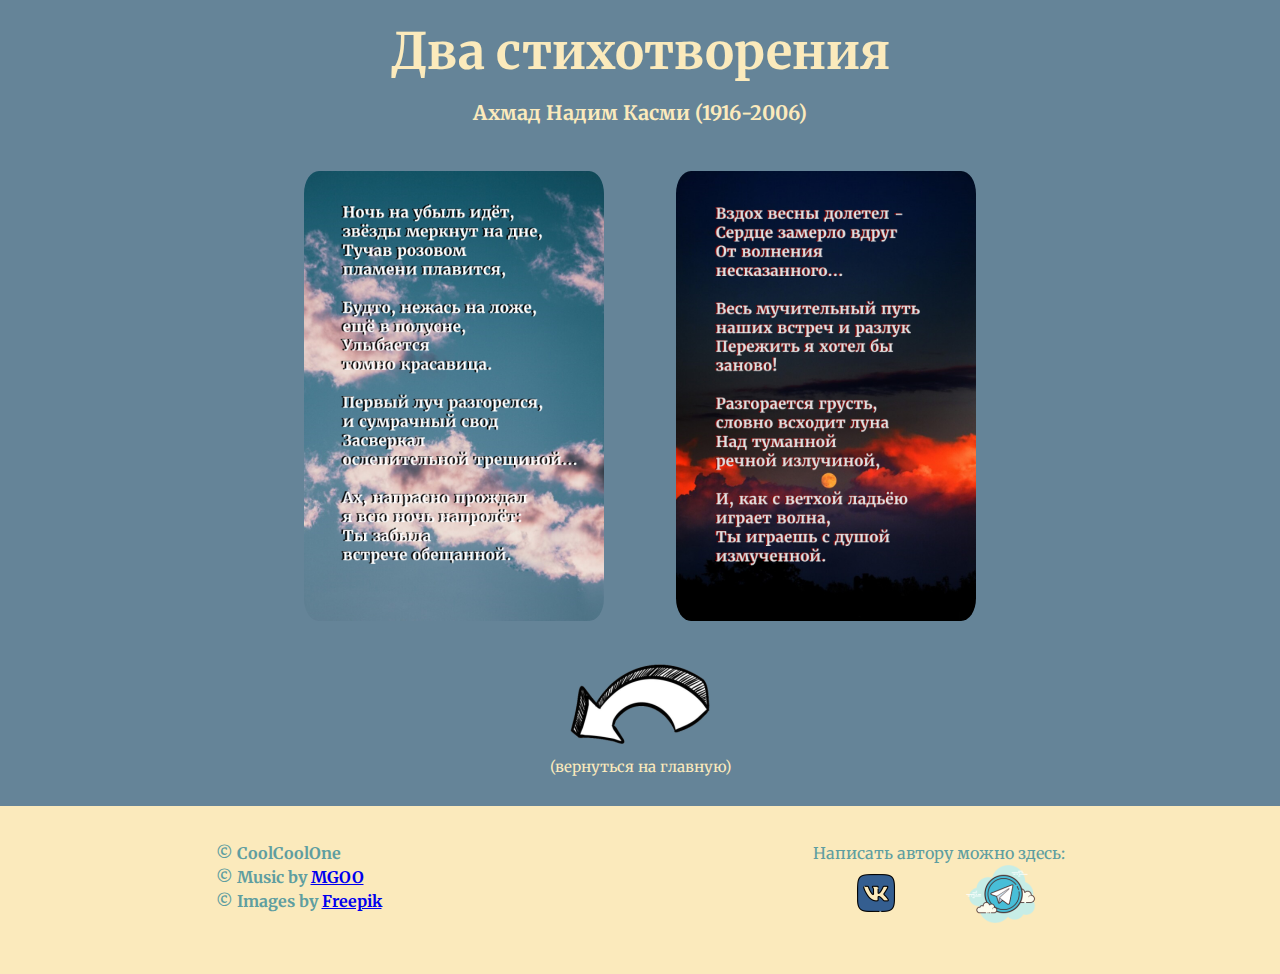
<file: To_live_cool/poem_page.html>
<!DOCTYPE html>
<html id="htmlId" lang="ru" class="light">
<head>
    <meta charset="UTF-8">
    <meta http-equiv="X-UA-Compatible" content="IE=edge">
    <meta name="viewport" content="width=device-width, initial-scale=1.0">
    <title>poem_page</title>
    <link rel="stylesheet" href="./css/poem.css">
    <link rel="preconnect" href="https://fonts.googleapis.com">
    <link rel="preconnect" href="https://fonts.gstatic.com" crossorigin>
    <link href="https://fonts.googleapis.com/css2?family=Merriweather:wght@400;700&display=swap" rel="stylesheet">

</head>
<body>

    


<div class="background" >
    
    <h1 class="header">Два стихотворения</h1>
    <h2 class="subheader">Ахмад Надим Касми (1916-2006)</h2>
    <div class="poems_container">
        <div id="light" class="poem_card">
            <img src="./imgs/poem/waiting_card.jpg" alt="waiting"> 
        </div>
        <div id="dark" class="poem_card">
            <img src="./imgs/poem/moon_card.jpg" alt="moon">  
        </div>
    </div>
    <!-- <div class="themes">
            <label><input type="radio" name="theme" value="light" checked>Туча в розовом пламени</label>
            <label><input type="radio" name="theme" value="dark">Луна над речной излучиной</label>
    </div> -->
    <div class="back_button">
        <a href="./index.html#inst_s"><img src="./imgs/common/back_arrow.png" alt="back_button"></a>
        <p>(вернуться на главную)</p>
    </div>
</div>


    <div class="footer">
        <div class="container">
            <div class="footer_row">
                <div class="footer_copyright">
                    © CoolCoolOne <br>
                    © Music by <a target="_blank" href="https://we-are-talking.bandcamp.com/">MGOO</a> <br>
                    © Images by <a target="_blank" href="https://ru.freepik.com/">Freepik</a> 
                </div>
                <div class="footer_connect">
                    <p>Написать автору можно здесь:</p>
                    <div class="connect_row">
                        <a target="_blank" href="https://vk.com/manonthemountain"> <img src="./imgs/footer/communication_vk.png" alt="vk_ref"> </a> 
                        <a target="_blank" href="https://t.me/Aleksey_Troitsky"> <img src="./imgs/footer/communication_tg.png" alt="tg_ref"> </a> 
                    </div>
                </div>
            </div>
        </div>
    </div>

    <script src="./js/poem.js"> </script>


</body>
</html>
</file>
<file: Arrange_Box/styles.css>
.wrapper {
    display: flex;
    width: 100%;
}

.container {
    width: 30%;
    overflow-y: scroll;
    max-height: 500px;
    border: 4px solid rgb(21, 178, 152);
    border-radius: 5px;
}

.container__item {
    width: 100%;
    height: 50px;
    border-bottom: 1px solid grey;
    cursor: pointer;
}

.button-list {
   width: 30%;
   max-width: 100px;
   padding-left: 10px;
   padding-right: 10px;
   display: flex;
   flex-direction: column;
   justify-content: center;
}

.button-list__item {
    width: 100%;
    height: 30px;
    cursor: pointer;
}

.active {
    background: rgb(226, 231, 152);
}
</file>
<file: oh-card/main.css>
/* :root {
  --new-url: ./imgs/front1.jpg;
} */

* {
  margin: 0;
  padding: 0;
}

body {
  font-family: montserrat, sans-serif;
  width: 100%;
  min-height: 100vh;
}

.card {
  margin: 100px auto 0;
  /* width: 704px;//140
  height: 1280px; */
  width: 282px;
  height: 512px;
  width: 282px;
  height: 512px;
  perspective: 1000px;
}

.card__inner {
  width: 100%;
  height: 100%;
  transition: transform 2s;
  transform-style: preserve-3d;
  cursor: pointer;
  position: relative;
}

.card__inner.is-flipped {
  transform: rotateY(180deg);
}


.card__face {
  position: absolute;
  width: 100%;
  height: 100%;
  -webkit-backface-visibility: hidden;
  backface-visibility: hidden;
  overflow: hidden;
  border-radius: 16px;
  border: 4px solid rgb(40,88,0);
  box-shadow: 0px 3px 18px 3px rgba(0, 0, 0, 0.2);
}

.card__face--front {
  background-image: url(./imgs/front1.jpg);
  background-size:cover;
  display: flex;
  align-items: center;
  justify-content: center;
}

.card__face--back {
  /* --new-url: ./imgs/front1.jpg; */
  background-image: url(./imgs/front1.jpg);
  background-size:cover;
  transform: rotateY(180deg);
}

.button{
  margin-left: auto;
  margin-right: auto;
  margin-top: 50px;
  width: 70%;
  cursor: pointer;
  display: flex;
  align-items: center;
  justify-content: center;
  border-radius: 3px;
  padding: 20px;
  /* max-width: 70%; */
  color: white;
  background-color: rgb(40,88,0);
  /* border: 6px solid rgb(40,88,0); */
  transition: background 0.3s ease-in;
  box-shadow: 0px 3px 18px 3px rgba(0, 0, 0, 0.3);
}

.button:hover {
  background: rgb(24, 53, 0);
}
</file>
<file: orchidApp/main.css>
*{font-family: "Alice", serif;
    color: darkslategray;}

body{
    
    background-image: url(./img/ornam_sprite.jpg);
}

header{
    text-align: center;
    font-size: xx-large;
    font-weight: 800;
    margin-top: 20px;
    margin-bottom: 20px;
}

div.img_container{
    margin-left: auto;
    margin-right: auto; 
    max-width: 900px; 
    min-height: 200px;
    border: solid wheat 5px;
    border-radius: 1%;
    background-color: antiquewhite;
}       

div.flowerPix{
    display: block;
    background-image: url(./img/flowersPix.jpg);
    max-width: 900px; 
    min-height: 200px;
}

.flowerCover{
    background-size:cover;
}
.flowerContain{
    background-size:contain;
}

.flowerNoRepeat{
    background-repeat: no-repeat;
}

.flowerRepeat{
    background-repeat: repeat;
}

nav.toggles{
    margin-left: auto;
    margin-right: auto; 
    margin-top: 40px;
    display: flex;
    /* flex-direction: row; */
    justify-content: space-around;
    
}

div.button{
    width: 100px; 
    height: 80px;
    border: solid rgb(138, 67, 182) 5px;
    border-radius: 8%;
    background-color: antiquewhite;
    text-align: center;
    cursor:crosshair;
}

div.codeDemo{
    margin-top: 40px;
    margin-left: auto;
    margin-right: auto; 
    max-width: 400px; 
    min-height: 200px;
    border: solid wheat 5px;
    border-radius: 1%;
    background-color: antiquewhite;
    text-align: center;
}

span{
    font-family: "Roboto Mono", monospace;
    font-optical-sizing: auto;
    color: rgb(51, 19, 119);
}

footer{
    text-align: center;
    margin-left: 100px;
    margin-right: 100px;
    font-size:larger;
    font-weight: 800;
    margin-top: 60px;
}
</file>
<file: RETRIT/mainstyle.css>
@font-face {
    font-family: 'Gilroy1';
    src: url(./fonts/Gilroy-Light.otf); 
  }

* {
    margin: 0;
    font-family: 'Gilroy1';
}
.container {
    margin-top: 24px;
    max-width: 1358px;
    margin-left: auto;
    margin-right: auto;
}

.header {
    display: flex;
    align-items: center;
    justify-content: space-between;
    flex-direction: row;
}

.logo {
    width: 94px;
    height: 41px;
    background: #D9D9D9;
    display: flex;
    align-items: center;
    justify-content: center;
}

.logo_txt {}

.navigato {
    display: flex;
    flex-direction: row;
    align-items: center;
    padding: 10px 20px;
    gap: 20px;
}

a.refer {
    font-family: 'Inter';
    font-style: normal;
    font-weight: 400;
    font-size: 18px;
    line-height: 22px;
    text-decoration: none;
    color: #000 !important;
}

.phone {
    font-family: Montserrat Alternates;
    font-size: 24px;
    font-weight: 700;
    line-height: 29.26px;
    text-align: left;

}

.helo {
    margin-top: 29px;
    width: 1358px;
    height: 712px;
    /* background: #D9D9D9; */
    position: relative;
}

p.name {
    max-width: 793px;
    font-style: normal;
    font-weight: 400;
    font-size: 70px;
    line-height: 125%;

}

img.one_img {
    width: 332px;
    height: 280px;
    display: block;
    position: absolute;
    top: 0px; right: 0px;
}

img.two_img {
    width: 644px;
    height: 500px;
    display: block;
    position: absolute;
    bottom: 0px; left: 0px;
}
.mainInfo{
    width: 444px;
    height: 252px;
    position: absolute;
    bottom: 0px; right: 230px;
}

.moreBtn{
    position: absolute;
    width: 181px;
    height: 49px;
    background: #D9D9D9;
    display: flex;
    align-items: center;
    justify-content: center;
    bottom: 0px; left: 0px;
}
/* txt */

/* Оздоровительный ретрит-центр */
</file>
<file: RoseShop/mainstyle.css>
/* Общее */

@font-face {
    font-family: 'TTNorms';
    src: url(./fonts/TTNorms-Regular.ttf);
}

* {
    margin: 0;
    font-family: 'TTNorms';
    color: black;
}

.background {
    background-color: #F2F3F5;
}


.container {
    margin-top: 0px;
    max-width: 1167px;
    margin-left: auto;
    margin-right: auto;
    padding-left: 15px;
    padding-right: 15px;
}

/* слой 1 */
.layoutTop {
    display: flex;
    align-items: center;
    justify-content: space-between;
    flex-direction: row;
    height: 50px;
}

.time {
    display: flex;
    flex-direction: row;
    align-items: center;
    gap: 10px;
}

.time img {
    max-height: 20px;
}

.time_txt {
    line-height: 20px;
}



.navigat {
    display: flex;
    flex-direction: row;
    align-items: center;
    line-height: 20px;
    gap: 15px;
}

a.refer {
    /* font-family: 'Inter'; */
    font-style: normal;
    font-weight: 400;
    font-size: 18px;
    line-height: 20px;
    text-decoration: none;
    color: #505567 !important;
}

.w_dropdown {
    display: flex;
    flex-direction: row;
    align-items: center;
    margin-right: 0px;
}

.rightMenu {
    display: flex;
    flex-direction: row;
    align-items: center;
    gap: 25px;
}

.contacts,
.basket {
    display: flex;
    flex-direction: row;
    align-items: center;
    gap: 15px;
    line-height: 20px;
    max-height: 20px;
}

.basket p {
    cursor: pointer;
}

.contacts a,
.basket a {
    max-height: 20px;
}

/* Слой 2 */

nav.layoutMiddle {
    display: flex;
    align-items: center;
    justify-content: space-between;
    flex-direction: row;
    height: 80px;
}

.name,
.search,
.phone,
.cardMenu,
.number,
.cart {
    display: flex;
    align-items: center;
    justify-content: space-between;
    flex-direction: row;
    line-height: 20px;
}

.title {
    margin-left: 20px;
    max-width: 124px;
}

.search {
    width: 375px;
    height: 44px;
    border: solid #D0D2D7 1px;
    border-radius: 60px;

    display: flex;
    align-items: center;
    justify-content: space-between;

    cursor: text;
}

.search p {
    margin-left: 20px;
    color: #7D818E;
}

.search img {
    margin-right: 20px;
    cursor: pointer;
}

.phone img.phonePic {
    margin-right: 15px;
    cursor: pointer;
}

.number {
    line-height: 22px;
    color: #222A46;
    font-weight: bold;
}

p.askCall {
    color: #E2195B;
    line-height: 20px;
    text-decoration: underline;
    cursor: pointer;
}

.cart {
    margin-right: 14px;
    margin-left: 20px;
}

.cartIcon {
    display: flex;
    align-items: center;
    position: relative;
}

.cartIcon img:last-child {
    position: absolute;
    top: -7px;
    right: -17px;
    cursor
}

.cardMenu p {
    color: #E2195B;
    line-height: 22px;
    font-weight: bold;
}


/* Слой 3 */
.background_shadow {
    -webkit-box-shadow: 0px 9px 31px -5px rgba(34, 60, 80, 0.28);
    -moz-box-shadow: 0px 9px 31px -5px rgba(34, 60, 80, 0.28);
    box-shadow: 0px 9px 31px -5px rgba(34, 60, 80, 0.28);
}

nav.layoutBottom {
    display: flex;
    align-items: center;
    justify-content: space-between;
    flex-direction: row;
    height: 60px;
    gap: 41px;
}

.layoutBottom a{
    display: flex;
    align-items: center;
    justify-content: space-between;
    gap: 3px;
}

a.refer_bottom {
    font-style: normal;
    font-weight: 400;
    font-size: 18px;
    font-size: 16px;
    line-height: 22px;
    text-decoration: none;
    font-weight: bold;
}

a.refer_bottom:first-child {
    text-transform: uppercase;
    color: #E2195B;
    margin-left: 10px;
}

a.refer_bottom:first-child::before {
    content: url(./imgs/layout_3/discount.svg);
    position: relative;
    left: -10px;
    top: 3px;
}

a.refer_bottom:nth-child(n+2):nth-child(-n+7)::after {
    content: url(./imgs/common/dropdown.svg);
    position: relative;
    top: 5px;
}
</file>
<file: RoseShopAdoptive/mainstyle.css>
/* Общее */

@font-face {
    font-family: 'TTNorms';
    src: url(./fonts/TTNorms-Regular.ttf);
}

* {
    margin: 0;
    font-family: 'TTNorms';
    color: black;
}

.background {
    background-color: #F2F3F5;
}

@media (min-width: 1024px) {
    .burger_mobile {
        display: none;
    }


    .container {
        margin-top: 0px;
        max-width: 1167px;
        margin-left: auto;
        margin-right: auto;
        padding-left: 15px;
        padding-right: 15px;
    }

    /* слой 1 */
    .layoutTop {
        display: flex;
        align-items: center;
        justify-content: space-between;
        flex-direction: row;
        height: 50px;
    }

    .time {
        display: flex;
        flex-direction: row;
        align-items: center;
        gap: 10px;
    }

    .time img {
        max-height: 20px;
    }

    .time_txt {
        line-height: 20px;
    }



    .navigat {
        display: flex;
        flex-direction: row;
        align-items: center;
        line-height: 20px;
        gap: 15px;
    }

    a.refer {
        /* font-family: 'Inter'; */
        font-style: normal;
        font-weight: 400;
        font-size: 18px;
        line-height: 20px;
        text-decoration: none;
        color: #505567 !important;
    }

    .w_dropdown {
        display: flex;
        flex-direction: row;
        align-items: center;
        margin-right: 0px;
    }

    .rightMenu {
        display: flex;
        flex-direction: row;
        align-items: center;
        gap: 25px;
    }

    .contacts,
    .basket {
        display: flex;
        flex-direction: row;
        align-items: center;
        gap: 15px;
        line-height: 20px;
        max-height: 20px;
    }

    .basket p {
        cursor: pointer;
    }

    .contacts a,
    .basket a {
        max-height: 20px;
    }

    /* Слой 2 */

    nav.layoutMiddle {
        display: flex;
        align-items: center;
        justify-content: space-between;
        flex-direction: row;
        height: 80px;
    }

    .name,
    .search,
    .phone,
    .cardMenu,
    .number,
    .cart {
        display: flex;
        align-items: center;
        justify-content: space-between;
        flex-direction: row;
        line-height: 20px;
    }

    .title {
        margin-left: 20px;
        max-width: 124px;
    }

    .search {
        width: 375px;
        height: 44px;
        border: solid #D0D2D7 1px;
        border-radius: 60px;

        display: flex;
        align-items: center;
        justify-content: space-between;

        cursor: text;
    }

    .search p {
        margin-left: 20px;
        color: #7D818E;
    }

    .search img {
        margin-right: 20px;
        cursor: pointer;
    }

    .phone img.phonePic {
        margin-right: 15px;
        cursor: pointer;
    }

    .number {
        line-height: 22px;
        color: #222A46;
        font-weight: bold;
    }

    p.askCall {
        color: #E2195B;
        line-height: 20px;
        text-decoration: underline;
        cursor: pointer;
    }

    .cart {
        margin-right: 14px;
        margin-left: 20px;
    }

    .cartIcon {
        display: flex;
        align-items: center;
        position: relative;
        cursor: pointer;
    }


    .cartIcon img:last-child {
        position: absolute;
        top: -7px;
        right: -17px;
    }

    .cardMenu p {
        color: #E2195B;
        line-height: 22px;
        font-weight: bold;
    }

    .cardMenu img {
        cursor: pointer;
    }


    /* Слой 3 */
    .background_shadow {
        -webkit-box-shadow: 0px 9px 31px -5px rgba(34, 60, 80, 0.28);
        -moz-box-shadow: 0px 9px 31px -5px rgba(34, 60, 80, 0.28);
        box-shadow: 0px 9px 31px -5px rgba(34, 60, 80, 0.28);
    }

    nav.layoutBottom {
        display: flex;
        align-items: center;
        justify-content: space-between;
        flex-direction: row;
        height: 60px;
        gap: 41px;
    }

    .layoutBottom a {
        display: flex;
        align-items: center;
        justify-content: space-between;
        gap: 3px;
    }

    a.refer_bottom {
        font-style: normal;
        font-weight: 400;
        font-size: 18px;
        font-size: 16px;
        line-height: 22px;
        text-decoration: none;
        font-weight: bold;
    }

    a.refer_bottom:first-child {
        text-transform: uppercase;
        color: #E2195B;
        margin-left: 10px;
    }

    a.refer_bottom:first-child::before {
        content: url(./imgs/layout_3/discount.svg);
        position: relative;
        left: -10px;
        top: 3px;
    }

    a.refer_bottom:nth-child(n+2):nth-child(-n+7)::after {
        content: url(./imgs/common/dropdown.svg);
        position: relative;
        top: 5px;
    }
}

@media (min-width: 580px) and (max-width: 1023px) {
    * {
        font-size: 10px;
    }

    .burger_mobile {
        display: none;
    }

    .container {
        margin-top: 0px;
        max-width: 1167px;
        margin-left: auto;
        margin-right: auto;
        padding-left: 15px;
        padding-right: 15px;
    }

    /* слой 1 */
    .layoutTop {
        display: flex;
        align-items: center;
        justify-content: space-between;
        flex-direction: row;
        height: 50px;
    }

    .time {
        display: flex;
        flex-direction: row;
        align-items: center;
        gap: 10px;
    }

    .time img {
        max-height: 20px;
        margin-right: 10px;
    }

    .time_txt {
        display: none;
    }



    .navigat {
        display: flex;
        flex-direction: row;
        align-items: center;
        line-height: 10px;
        gap: 15px;
        font-size: 10px;
    }

    a.refer {
        /* font-family: 'Inter'; */
        font-style: normal;
        font-weight: 400;
        font-size: 10px;
        line-height: 20px;
        text-decoration: none;
        color: #505567 !important;
    }

    .w_dropdown {
        display: flex;
        flex-direction: row;
        align-items: center;
        margin-right: 0px;
    }

    .rightMenu {
        display: flex;
        flex-direction: row;
        align-items: center;
        gap: 25px;
    }

    .contacts,
    .basket {
        display: flex;
        flex-direction: row;
        align-items: center;
        gap: 15px;
        line-height: 20px;
        max-height: 20px;
    }

    .basket p {
        cursor: pointer;
    }

    .contacts a,
    .basket a {
        max-height: 20px;
    }

    /* Слой 2 */

    nav.layoutMiddle {
        display: flex;
        align-items: center;
        justify-content: space-between;
        flex-direction: row;
        height: 80px;
    }

    .name,
    .search,
    .phone,
    .cardMenu,
    .number,
    .cart {
        display: flex;
        align-items: center;
        justify-content: space-between;
        flex-direction: row;
        line-height: 20px;
    }

    .title {
        margin-left: 20px;
        max-width: 124px;
    }

    .search {
        width: 44px;
        height: 44px;
        border: solid #D0D2D7 1px;
        border-radius: 60px;

        display: flex;
        align-items: center;
        justify-content: space-between;

        cursor: text;
    }

    .search p {
        margin-left: 20px;
        color: #7D818E;
        display: none;
    }

    .search img {
        margin-left: 15px;
        cursor: pointer;
    }

    .phone img.phonePic {
        margin-right: 15px;
        cursor: pointer;
    }

    .number {
        font-size: 10px;
        color: #222A46;
        font-weight: bold;
        display: none;
    }

    p.askCall {
        color: #E2195B;
        line-height: 20px;
        text-decoration: underline;
        cursor: pointer;
        display: none;
    }

    .cart {
        margin-right: 14px;
        margin-left: 20px;
    }

    .cartIcon {
        display: flex;
        align-items: center;
        position: relative;
        cursor: pointer;
    }


    .cartIcon img:last-child {
        position: absolute;
        top: -7px;
        right: -17px;
    }

    .cardMenu p {
        color: #E2195B;
        line-height: 22px;
        font-weight: bold;
    }

    .cardMenu img {
        cursor: pointer;
    }


    /* Слой 3 */
    .background_shadow {
        -webkit-box-shadow: 0px 9px 31px -5px rgba(34, 60, 80, 0.28);
        -moz-box-shadow: 0px 9px 31px -5px rgba(34, 60, 80, 0.28);
        box-shadow: 0px 9px 31px -5px rgba(34, 60, 80, 0.28);
    }

    nav.layoutBottom {
        display: flex;
        align-items: center;
        justify-content: space-between;
        flex-direction: row;
        height: 60px;
        gap: 5px;
    }

    .layoutBottom a {
        display: flex;
        align-items: center;
        justify-content: space-between;
        gap: 3px;
    }

    a.refer_bottom {
        font-style: normal;
        font-weight: 400;
        font-size: 10px;
        line-height: 22px;
        text-decoration: none;
        font-weight: bold;
    }

    a.refer_bottom:first-child {
        text-transform: uppercase;
        color: #E2195B;
        margin-left: 10px;
    }

    a.refer_bottom:first-child::before {
        content: url(./imgs/layout_3/discount.svg);
        position: relative;
        left: -10px;
        top: 3px;
    }

    a.refer_bottom:nth-child(n+2):nth-child(-n+7)::after {
        content: url(./imgs/common/dropdown.svg);
        position: relative;
        top: 5px;
    }
}

@media (max-width: 579px) {
    .burger_mobile {
        position: absolute;
        top: 15px;
        right: 15px;
    }



    * {
        font-size: 15px;
    }

    .background {
        background-color: #ffffff;
        position: relative;
    }

    .layoutTop {
        display: flex;
        align-items: center;
        justify-content: space-between;
        flex-direction: row;
        height: 50px;
        display: none;
    }

    /* Слой 2 */

    nav.layoutMiddle {
        display: flex;
        align-items: center;
        justify-content: space-between;
        flex-direction: row;
        height: 80px;
    }

    .name {
        position: absolute;
        top: 10px;
        left: 15px;
    }

    .search,
    .phone,
    .cardMenu,
    .number,
    .cart {
        line-height: 20px;
        position: absolute;
        bottom: 15px;
    }

    .phone {
        left: 15px;
        bottom: 19px;
    }

    .search {
        bottom: 0px;
        left: 50%;
        transform: translate(-50%, -50%);
    }

    .cardMenu {
        right: 90px;
        bottom: 9px;
    }

    .title {
        margin-left: 0px;
        max-width: 300px;
        font-size: 15px;
    }

    .search {
        max-width: 300px;
        min-width: 150px;
        height: 44px;
        border: solid #D0D2D7 1px;
        border-radius: 60px;

        display: flex;
        align-items: center;
        justify-content: space-between;

        cursor: text;
    }

    .search p {
        margin-left: 20px;
        color: #7D818E;
        display: none;
    }

    .search img {
        margin-left: 15px;
        cursor: pointer;
    }

    .phone img.phonePic {
        margin-right: 15px;
        cursor: pointer;
    }

    .number {
        font-size: 10px;
        color: #222A46;
        font-weight: bold;
        display: none;
    }

    p.askCall {
        color: #E2195B;
        line-height: 20px;
        text-decoration: underline;
        cursor: pointer;
        display: none;
    }

    .cart {
        margin-right: 14px;
        margin-left: 20px;
    }

    .cartIcon {
        display: flex;
        align-items: center;
        position: relative;
        cursor: pointer;
    }


    .cartIcon img:last-child {
        position: absolute;
        top: -7px;
        right: -17px;
    }

    .cardMenu p {
        color: #E2195B;
        line-height: 22px;
        font-weight: bold;
        display: none;
    }

    .cardMenu img {
        cursor: pointer;

    }

    .heart_mobile {
        position: absolute;
        top: -8px;
        right: -27px;
        display: none;

    }

    /* Слой 3 */
    .background_shadow {}

    nav.layoutBottom {
        display: flex;
        align-items: center;
        justify-content: space-between;
        flex-direction: row;
        height: 60px;
        gap: 5px;
    }

    .layoutBottom a {
        display: flex;
        align-items: center;
        justify-content: space-between;
        gap: 3px;
    }

    a.refer_bottom {
        font-style: normal;
        font-weight: 400;
        font-size: 10px;
        line-height: 22px;
        text-decoration: none;
        font-weight: bold;
        display: none;
    }

    a.refer_bottom:first-child {
        text-transform: uppercase;
        color: #E2195B;
        margin-left: 0px;
        padding-left: 15px;
        padding-right: 5px;
        padding-top: 5px;
        position: absolute;
        display: block !important;
        top: 90px;
        left: 15px;
        min-height: 40px;
        border: solid;
        border-radius: 10%;
    }

    a.refer_bottom:first-child::before {
        content: url(./imgs/layout_3/discount.svg);
        position: relative;
        left: -10px;
        top: 7px;
    }

    a.refer_bottom:nth-child(n+2):nth-child(-n+7)::after {
        content: url(./imgs/common/dropdown.svg);
        position: relative;
        top: 5px;
    }

}
</file>
<file: Space_library/top.css>
body{
    background: url(./img/back_sp.jpg);
    background-size: 50%;
    font-family: "Rubik Doodle Shadow", system-ui;
    margin: 0;
    scrollbar-width: thin;
    scrollbar-color: green black;
}

body::-webkit-scrollbar {
    width: 10px; /* Ширина всего элемента навигации */
  }
  body::-webkit-scrollbar-track {
    background:darkslateblue; /* Цвет дорожки */
  }
  body::-webkit-scrollbar-thumb {
    background-color: green; /* Цвет бегунка */
    border-radius: 20px; /* Округление бегунка */
    border: 3px solid plum; /* Оформление границ бегунка */
  }



header{
    /* text-shadow: 10px; */
    text-align: center;
    color: coral;
    
}

footer{
    color: coral;
    background-color: rgba(254, 254, 254, 0.4);
    height: 80px;
    width: 100%;
    margin: 0;
    position: fixed;
    bottom: 0;
    text-align: center;
}

footer a img{
    display: inline-block;
    height: 70px;
    margin: 5px;
}

footer a img:hover{
    transform: rotate(200deg);
}

footer :last-child img{
    display: inline-block;
    transform: rotate(180deg);
    margin-left: 100vh;
} 




header h1{
    font-size: 50px;
}

header h2{
    font-size: 30px;
    margin-bottom: 70px;
}



.wndw{
    height: 150px;
    background: url(./img/glasscase.jpg);
    background-position: -900px -250px;
    background-attachment:fixed;
    width: 150px;
    border: solid 5px plum;
    margin-left: auto;
    margin-right: auto;
    border-radius: 50%;
    margin-top: 100px;
    background-size:10%;
}


.wndw .Apear{
    height: 150px;
    /* background: url(./img/alienMan.png); */
    width: 150px;
}
.shelf:nth-child(even) .wndw .Apear{
    height: 150px;
    background: url(./img/alienMan.png);
    width: 150px;
    background-repeat: no-repeat;
    background-size: 95px ;
    background-position: center;
    opacity: 0%;
    border-radius: 50%;
}
.shelf:nth-child(odd) .wndw .Apear{
    height: 150px;
    background: url(./img/alienWoman.png);
    width: 150px;
    background-repeat: no-repeat;
    background-size: 95px ;
    background-position: center;
    opacity: 0%;
    border-radius: 50%;
}


.shelf .wndw .Apear:hover{
    opacity: 100%;
    cursor:grab;
}

.wndw .Apear:active{
    padding-bottom: 10px;
    height: 130px;
    background-size: 90px ;
}

.shelf{
    height: 330px;
    background: url(./img/booksStack.png);
    width: 330px;
    background-size:contain;
    background-repeat: no-repeat;
    background-position:center;
    margin-top: 20px;
    margin-bottom: 20px;
    /* margin-left: auto; */
    /* margin-right: auto; */
    position: static;
    padding-right: 110px;
    padding-left: 110px;
}

.shelf >.Apear{
    height: 330px;
    background: url(./img/book_green.png);
    width: 330px;
    background-size: 30%;
    background-repeat: no-repeat;
    background-position: center;
    padding-right: 110px;
    padding-left: 110px;
    margin-left: -110px;
    opacity: 0%;
}

.shelf .Apear:hover{
    opacity: 100%;
    cursor:grab;
}

.shelf:nth-child(even){
    margin-left: auto;
}
.shelf:nth-child(odd){
    margin-right: auto;
}
.shelf:nth-child(even) >.Apear{
    background-position: left;
}
.shelf:nth-child(odd) >.Apear{
    background-position: right;
}

.shelf:nth-child(7) .wndw{
display: none;
}
</file>
<file: Spilliaert_birdsGame/main.css>
*{
    font-family: "Alice", serif;
    margin: 0;
    margin-left: 5vh;
    margin-right: 5vh;
    background-color: RGB(277, 224, 208);
    /* justify-content: center; align-items: center; */
    cursor:crosshair;
}

html{
    margin-top: 0;
    margin-left: 0;
}

div.container{ 
    cursor:cell; margin: 0; 
    background-color: RGB(277, 224, 208);
    color: #0f750d;
    display: block;
    width: 1000px;
    margin-left: 5%;
    margin-right: 5%;
    /* cursor:pointer; */
}

h2{
    /* margin: 20; */
    text-align: center;
    padding-bottom: 10px;
    padding-top: 10px;
}

h3{
    /* margin: 20; */
    text-align: center;
    padding-bottom: 10px;
}

h4{
    /* margin: 20; */
    text-align: center;
    padding: 25px;
    color: #0d2a75;
    background-color:rgba(16, 220, 156, 0.216);
    cursor:pointer;
    border-radius: 50%;
    width: 160px;
    margin-bottom: 5px;
    margin-left: auto;
    margin-right: auto;
}
h4:hover{
    background-color:rgba(16, 220, 155, 0.718);
    text-align:right;
}

.none{
    /* visibility: hidden; */
    display: none;
}
</file>
<file: To_live_cool/css/main.css>
html{
  scroll-behavior: smooth;  
}

body{
    margin: 0;
    font-family: "Merriweather", serif;
}

.container{
    max-width: 1100px;
    background-color: #d7efcc;
    margin-left: auto;
    margin-right: auto;
}

.none{
    display: none !important;
}
.header{
    width: 100%;
    height: 100vh;
    background-color: cadetblue;

    /* coment не буду писать модель флексбокс для хедера */
    display: flex;
    flex-direction: column;

    background-size: cover;
    background-position: bottom;

    justify-content: center;
    align-items: center;

    background-image: url("./../imgs/header/fon_up1.jpg")
}

.header-title{
    margin: 0;
    margin-bottom: 20px;
    font-weight: 700;
    font-size: 40px;
    line-height: 130%;
    text-align: center;
    color: cadetblue;
}

.header-subtitle{
    margin: 0;
    font-weight: 700;
    font-size: 25px;
    line-height: 130%;
    letter-spacing: 0ch;
    text-align: center;
    color: cadetblue;
}

.head-arrow{
    /* background-image: url("./../imgs/header/sheevron.jpg"); */
    position: absolute;
 
    bottom: 0%;
    left: 50%;
    /* background-color: black; */
    /* margin-left: -25px; */
    transform: translate(-50%,0);
}

.instructions{
    /* background-color: brown; */
    padding-top: 40px;
    padding-bottom: 100px;
    background-color: #d7efcc;
}

.instr-header{
    font-weight: 700;
    font-size: 50px;
    line-height: 130%;
    margin: 0;
    margin-bottom: 50px;
    text-align: center;
    color: cadetblue;
}

.wrapper{
    display: flex;
    flex-wrap: wrap;
    justify-content: space-around;
}

.card{
    margin-bottom: 50px;
 /* background-color: azure; */
 /* padding: 20px; */
 max-width: 500px;
 box-shadow: 0px 10px 40px rgba(126,155,189, 0.25);
 /* border: 5px solid whitesmoke; */
 color: rgb(186, 95, 168);
 transition: transform 0.2s ease-in;
}
/* speudo selector */
.card:last-child, .card:nth-last-child(2){
    /* background-color: aquamarine; */
    margin-bottom: 0;
}
.card:hover{
    transform: translateY(-15px)
}

.card_link{
    text-decoration: none;
    color: rgb(186, 95, 168);
    display: block;
    padding: 20px;
    transition: color 0.2s ease-in;
}

.card_link:hover  {
    color: rgba(218, 98, 194, 0.989)
}




.card_img{
    width: 400px;
    display: block;
    margin-left: auto;
    margin-right: auto;
    margin-bottom: 20PX;

}

.card_title{
    margin: 0;
    margin-bottom: 10;
    font-weight: 600;
    font-size: 24px;
    text-align: center;
    /* color: rgb(186, 95, 168); */
}

.card p{
    /* color: rgb(186, 95, 168); */
    font-size: larger;
    text-align: center;
    margin: 0;
}

/* Footer */
.footer{
    background: #FBEABC;
    padding-top: 35px;
    padding-bottom: 40px;
}

.footer_row{
    background: #FBEABC;
    display: flex;
    /* flex-direction: row; */
    justify-content: space-around;
    
}

.footer_copyright{
    font-weight: 700;
    color:  cadetblue;
    margin: 0;
    margin-bottom: 10px;
    line-height: 1.5;
}

.footer_connect{

}

.connect_row{
    background: #FBEABC;
    display: flex;
    /* flex-direction: row; */
    justify-content: space-around;
}

.footer_connect p{
    /* font-weight: 700; */
    color:  cadetblue;
    margin: 0;
    margin-bottom: -8px;
    line-height: 1.5;
}
</file>
<file: To_live_cool/css/easy_steps_style.css>
html{
    scroll-behavior: smooth;  
  }
  
  body{
      margin: 0;
      font-family: "Merriweather", serif;
  }
  
  .container{
      max-width: 1100px;
      background-color: #d7efcc;
      margin-left: auto;
      margin-right: auto;
  }
  
  .none{
      display: none !important;
  }
/* page easy steps */

/* MusicNStoryPage */
/* MusicNStoryPage */
.music_story_page{
    /* background-color: brown; */
    /* width: 100%; */
    /* height: 140vh; */
    padding-top: 40px;
    padding-bottom: 40px;
    background-color: #d7efcc;
    text-align: center;
}

.story_head{
    color: cadetblue;
}

.story_subtxt{
    color: cadetblue;
    font-size: 20px;
}

.story{
    margin: 30px;
    padding: 20px;
    text-align: justify;
    background-color: white;
    text-indent: 30px;
    border-radius: 20px;
    /* margin-bottom: 50px; */
}

.story p{
    margin-top: 0em; /* Отступ сверху */
    margin-bottom: 1em; /* Отступ снизу */
}

.story_musicplayer{
    float: right;
    margin: 10px 20px 10px 20px;
}

.back_button p {
    color: cadetblue;
    font-weight: 700;
    margin: 0;
}

/* footer same as in main page*/
/* Footer */
.footer{
    background: #FBEABC;
    padding-top: 35px;
    padding-bottom: 40px;
}

.footer_row{
    background: #FBEABC;
    display: flex;
    /* flex-direction: row; */
    justify-content: space-around;
    
}

.footer_copyright{
    font-weight: 700;
    color:  cadetblue;
    margin: 0;
    margin-bottom: 10px;
    line-height: 1.5;
}

.footer_connect{

}

.connect_row{
    background: #FBEABC;
    display: flex;
    /* flex-direction: row; */
    justify-content: space-around;
}

.footer_connect p{
    /* font-weight: 700; */
    color:  cadetblue;
    margin: 0;
    margin-bottom: -8px;
    line-height: 1.5;
}
</file>
<file: To_live_cool/css/poem.css>
html.light{
  --color-bg: #658498;
  --color-text: #FBEABC;
}

html.dark{
  --color-bg: #091627;
  --color-text: cadetblue;
}

body{
    margin: 0;
    font-family: "Merriweather", serif;
}

.background{
background-color: var(--color-bg);
color: var(--color-text);
}

/* .container{
  max-width: 1100px;
  background-color: #d7efcc;
  margin-left: auto;
  margin-right: auto;
} */

.none{
    display: none !important;
}

.header{
  /* color: cadetblue; */
  margin: 0;
  padding-top: 20px;
  text-align: center;
  font-size: 50px;
}

.subheader{
  /* color: cadetblue; */
  text-align: center;
  font-size: 20px;
}

.poems_container{
  /* max-width: 1800px; */
  /* background-color: #d7efcc; */
  margin-left: auto;
  margin-right: auto;
  display: flex;
  justify-content: center;
  align-items: center;
  flex-wrap: wrap;
  gap: 8vh;
  padding: 30px;
}

.poem_card{
  display: flex;
  justify-content: space-between;
  max-width: 300px;
 /* width: 40vh; */
  height: 450px;
  overflow: hidden;
  border: 0px solid rgb(255, 255, 255);
  border-radius: 5%;
  transition: transform 0.2s ease-in;
  /* cursor: pointer; */
}

label > input{ /* HIDE RADIO */
  /* visibility: hidden;  */
  /* position: absolute;  */
}

.themes{
  margin-left: auto;
  margin-right: auto;
  display: flex;
  justify-content: center;
  align-items: center;
  flex-wrap: wrap;
  gap: 100px;
  padding: 10px;
  transition: transform 0.2s ease-in;
  cursor: pointer;
}
.themes:hover{
  transform: translateY(-10px)
}


.poem_card:hover{
  transform: translateY(-5px)
}


.back_button{
   text-align: center; 
  /* width: 4vh;
  height: 4vh; */
}

.back_button p {
  /* color: rgb(255, 255, 255);  */
  font-size: 15px;
  margin: 0;
  padding-bottom: 30px;
}

/* footer same as in main page*/
/* Footer */
.footer{
  background: #FBEABC;
  padding-top: 35px;
  padding-bottom: 40px;
}

.footer_row{
  background: #FBEABC;
  display: flex;
  /* flex-direction: row; */
  justify-content: space-around;
  
}

.footer_copyright{
  font-weight: 700;
  color:  cadetblue;
  margin: 0;
  margin-bottom: 10px;
  line-height: 1.5;
}

.footer_connect{

}

.connect_row{
  background: #FBEABC;
  display: flex;
  /* flex-direction: row; */
  justify-content: space-around;
}

.footer_connect p{
  /* font-weight: 700; */
  color:  cadetblue;
  margin: 0;
  margin-bottom: -8px;
  line-height: 1.5;
}
</file>
